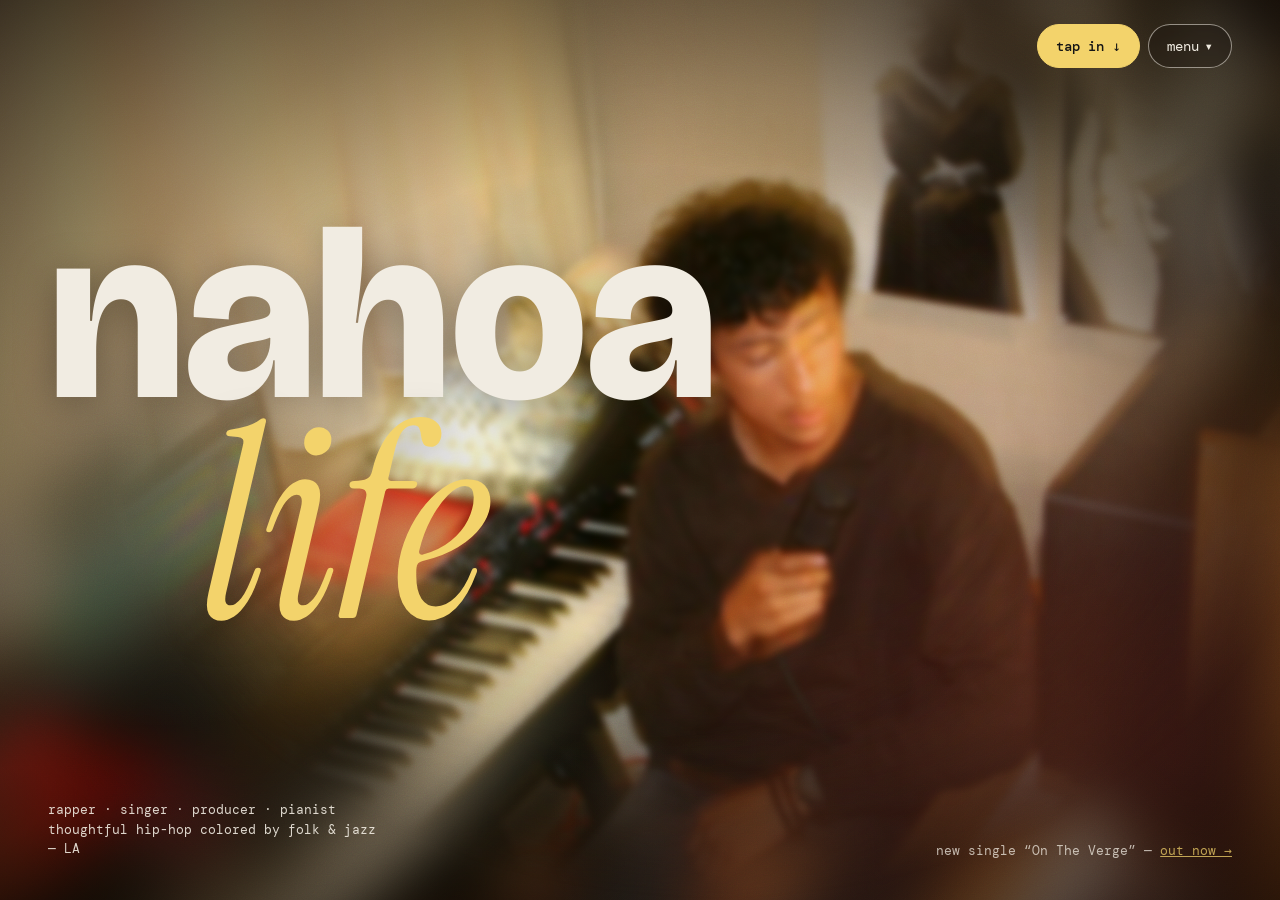
<file: index.html>
<!doctype html>
<html lang="en">
<head>
<meta charset="utf-8">
<meta name="viewport" content="width=device-width, initial-scale=1">
<title>Nahoa Life</title>
<meta name="description" content="Nahoa Life — LA-based rapper, singer, producer, pianist and music content creator.">
<link rel="canonical" href="https://www.nahoalife.com/">
<script>/* old press-kit address: epk.nahoalife.com → the EPK page */ if (location.hostname.indexOf("epk.") === 0) location.replace("/epk/" + location.hash);</script>
<meta property="og:title" content="Nahoa Life">
<meta property="og:description" content="Rapper, singer, producer, pianist and music content creator from LA.">
<meta property="og:image" content="https://www.nahoalife.com/img/home.jpg">
<link rel="preload" as="image" href="img/home.jpg">
<link rel="preconnect" href="https://fonts.googleapis.com">
<link href="https://fonts.googleapis.com/css2?family=Bricolage+Grotesque:opsz,wght@12..96,500;12..96,800&family=DM+Mono:wght@400;500&family=Instrument+Serif:ital@0;1&display=swap" rel="stylesheet">
<link rel="stylesheet" href="/assets/sitenav.css">
<style>
  :root { --paper:#F1ECE2; --ink:#140F0B; --butter:#F3D36B; --cherry:#C8322B; }
  * { box-sizing:border-box; }
  html, body { margin:0; height:100%; background:var(--ink); color:var(--paper); }
  body { font-family:'Bricolage Grotesque', system-ui, sans-serif; overflow:hidden; }

  /* layered photo: a big soft wash behind, a drifting, less-blurred copy on top */
  .bg, .bg-sharp { position:fixed; inset:-8%; background:url(img/home.jpg) center 40% / cover no-repeat; }
  .bg { filter:blur(28px) saturate(1.35) brightness(.7); transform:scale(1.15) translateZ(0); }
  .bg-sharp {
    filter:blur(3px) saturate(1.2) contrast(1.05) brightness(.9);
    -webkit-mask-image:radial-gradient(ellipse 55% 60% at 55% 48%, #000 35%, transparent 75%);
            mask-image:radial-gradient(ellipse 55% 60% at 55% 48%, #000 35%, transparent 75%);
    animation:drift 26s ease-in-out infinite alternate;
    will-change:transform; transform:translateZ(0); backface-visibility:hidden;
  }
  /* only the position moves; the blur stays fixed (animating blur makes phones flicker) */
  @keyframes drift {
    0%   { transform:translateZ(0) scale(1.04) translate(0, 0); }
    50%  { transform:translateZ(0) scale(1.10) translate(-1.5%, 1%); }
    100% { transform:translateZ(0) scale(1.06) translate(1.2%, -1%); }
  }
  /* warm light leak + grain + vignette */
  .leak { position:fixed; inset:0; pointer-events:none; mix-blend-mode:screen;
    background:radial-gradient(circle at 12% 18%, rgba(255,170,90,.45), transparent 42%),
               radial-gradient(circle at 92% 85%, rgba(200,50,43,.35), transparent 45%); }
  .grain { position:fixed; inset:-50%; pointer-events:none; opacity:.16; mix-blend-mode:overlay;
    background-image:url("data:image/svg+xml;utf8,<svg xmlns='http://www.w3.org/2000/svg' width='160' height='160'><filter id='n'><feTurbulence type='fractalNoise' baseFrequency='.9' numOctaves='2' stitchTiles='stitch'/></filter><rect width='100%' height='100%' filter='url(%23n)'/></svg>");
    animation:grain 1.2s steps(6) infinite; }
  @keyframes grain { 0%{transform:translate(0,0)} 20%{transform:translate(-4%,3%)} 40%{transform:translate(3%,-2%)} 60%{transform:translate(-2%,-4%)} 80%{transform:translate(4%,2%)} 100%{transform:translate(0,0)} }
  .vignette { position:fixed; inset:0; pointer-events:none; background:radial-gradient(ellipse at center, transparent 45%, rgba(10,6,4,.75) 100%); }

  /* content */
  .stage { position:relative; z-index:2; height:100%; display:flex; flex-direction:column; justify-content:space-between; padding:24px clamp(18px, 4vw, 48px) 28px; }
  header { display:flex; justify-content:space-between; align-items:center; gap:16px; flex-wrap:wrap; }
  .mark { font-family:'DM Mono', monospace; font-size:14px; letter-spacing:.06em; color:var(--paper); text-decoration:none; opacity:.85; }
  nav { display:flex; flex-wrap:wrap; gap:8px; }
  nav a { display:inline-flex; align-items:center; min-height:44px; padding:0 18px; border-radius:999px; font-family:'DM Mono', monospace; font-size:14px; color:var(--paper); text-decoration:none;
    border:1.5px solid rgba(241,236,226,.55); background:rgba(20,15,11,.25); backdrop-filter:blur(6px); -webkit-backdrop-filter:blur(6px); transition:background .2s, color .2s, border-color .2s; }
  nav a:hover, nav a:focus-visible { background:var(--paper); color:var(--ink); border-color:var(--paper); outline:none; }
  nav a.hot { background:var(--cherry); border-color:var(--cherry); color:#fff; }
  nav a.hot:hover { background:#fff; color:var(--cherry); border-color:#fff; }

  h1 { margin:0; line-height:.82; letter-spacing:-.04em; text-shadow:0 6px 40px rgba(0,0,0,.35); }
  h1 .a { display:block; font-weight:800; font-size:clamp(88px, 19vw, 260px); }
  h1 .b { display:block; font-family:'Instrument Serif', Georgia, serif; font-style:italic; font-weight:400; font-size:clamp(96px, 21vw, 290px); letter-spacing:-.02em; color:var(--butter); margin-left:clamp(40px, 12vw, 220px); }
  .foot { display:flex; justify-content:space-between; align-items:flex-end; gap:16px; flex-wrap:wrap; font-family:'DM Mono', monospace; font-size:13px; }
  .tag { max-width:340px; line-height:1.5; opacity:.9; }
  .now { opacity:.75; }

  @media (prefers-reduced-motion: reduce) { .bg-sharp, .grain { animation:none; } }
  /* phones and in-app browsers (Instagram, TikTok): keep the grain still and the photo drift gentle */
  @media (hover: none), (max-width: 820px) {
    .grain { animation:none; inset:0; }
    .bg-sharp { animation-duration:40s; }
  }
  @media (max-width:640px) {
    .bg-sharp { -webkit-mask-image:radial-gradient(ellipse 90% 60% at 55% 45%, #000 40%, transparent 80%); mask-image:radial-gradient(ellipse 90% 60% at 55% 45%, #000 40%, transparent 80%); }
    header { flex-direction:column; align-items:flex-start; }
  }
</style>
</head>
<body>
  <div class="bg" aria-hidden="true"></div>
  <div class="bg-sharp" role="img" aria-label="Nahoa Life singing at his keyboards, motion-blurred"></div>
  <div class="leak" aria-hidden="true"></div>
  <div class="grain" aria-hidden="true"></div>
  <div class="vignette" aria-hidden="true"></div>

  <main class="stage">
    <header>
      <div data-sitenav></div>
    </header>

    <h1><span class="a">nahoa</span><span class="b">life</span></h1>

    <div class="foot">
      <p class="tag">rapper · singer · producer · pianist<br>thoughtful hip-hop colored by folk &amp; jazz — LA</p>
      <p class="now">new single “On The Verge” — <a href="/ontheverge/" style="color:var(--butter)">out now →</a></p>
    </div>
  </main>
<script src="/assets/sitenav.js" defer></script>
</body>
</html>
</file>
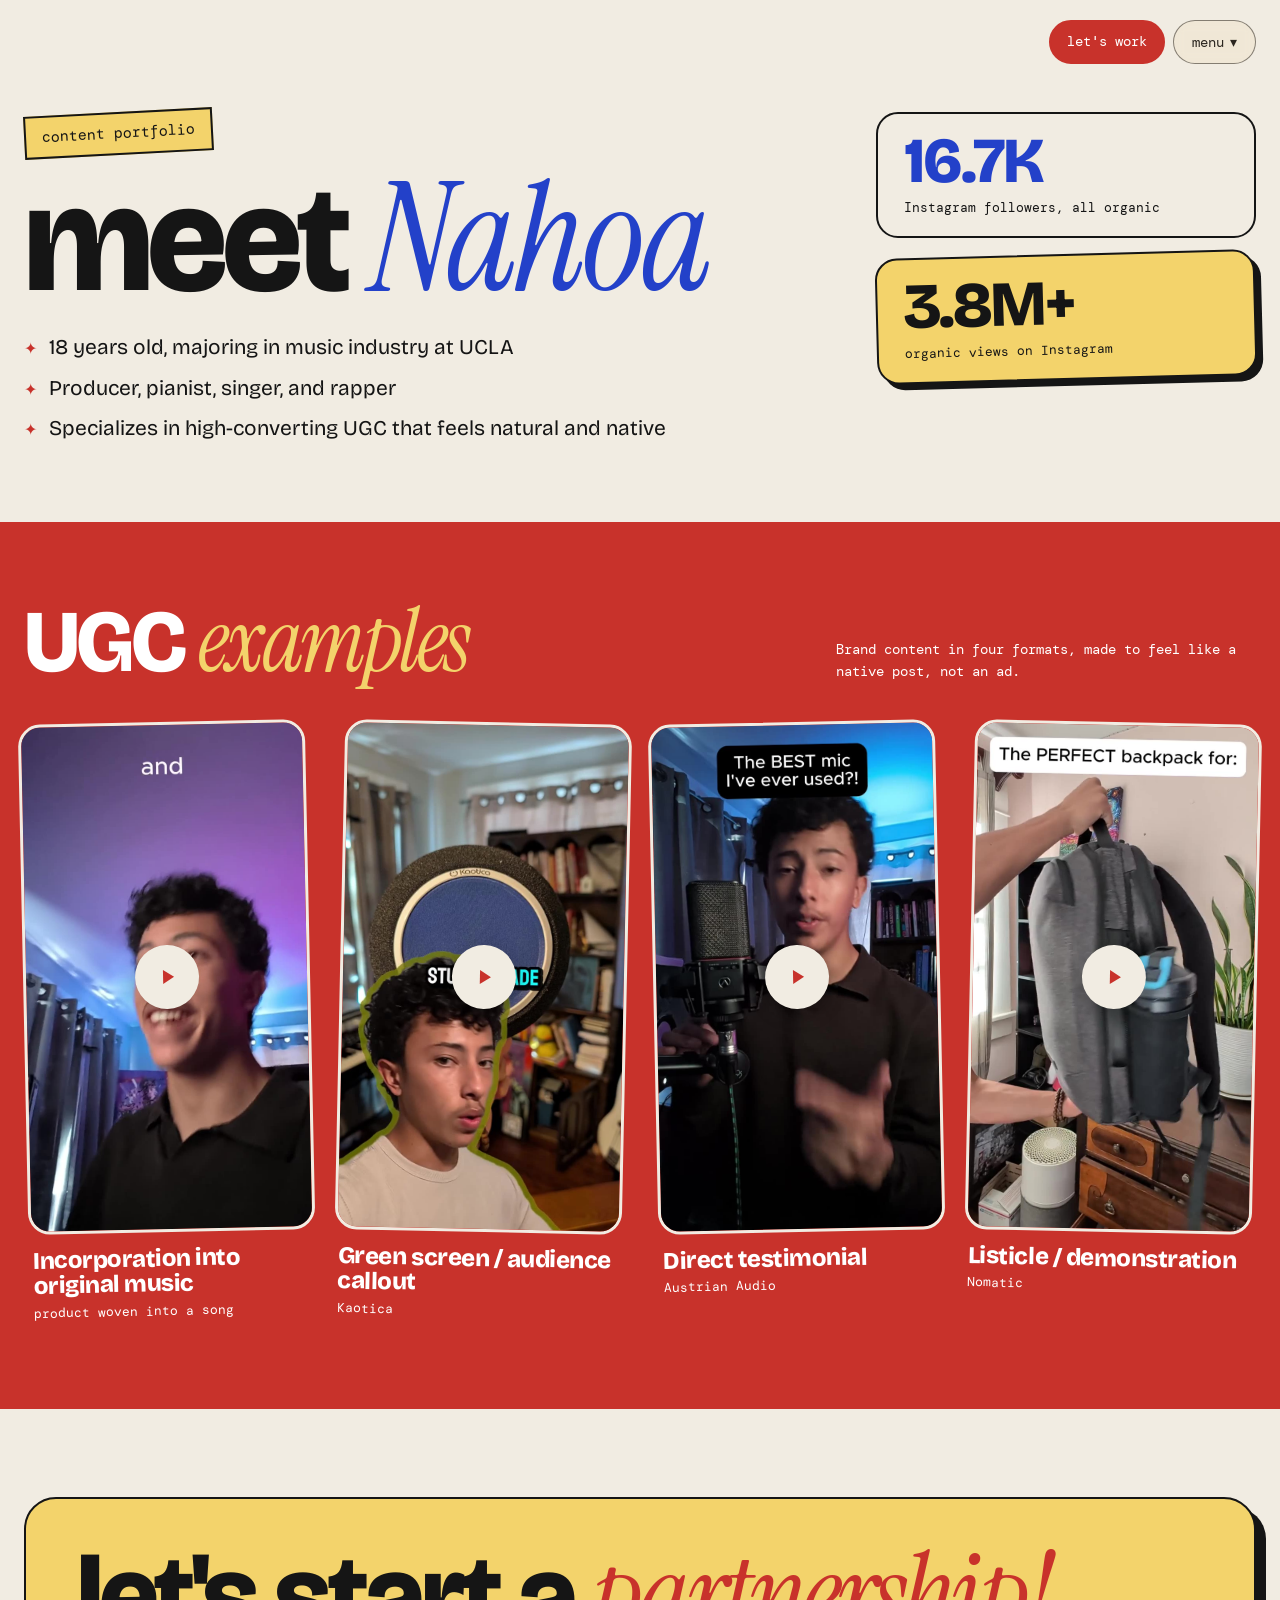
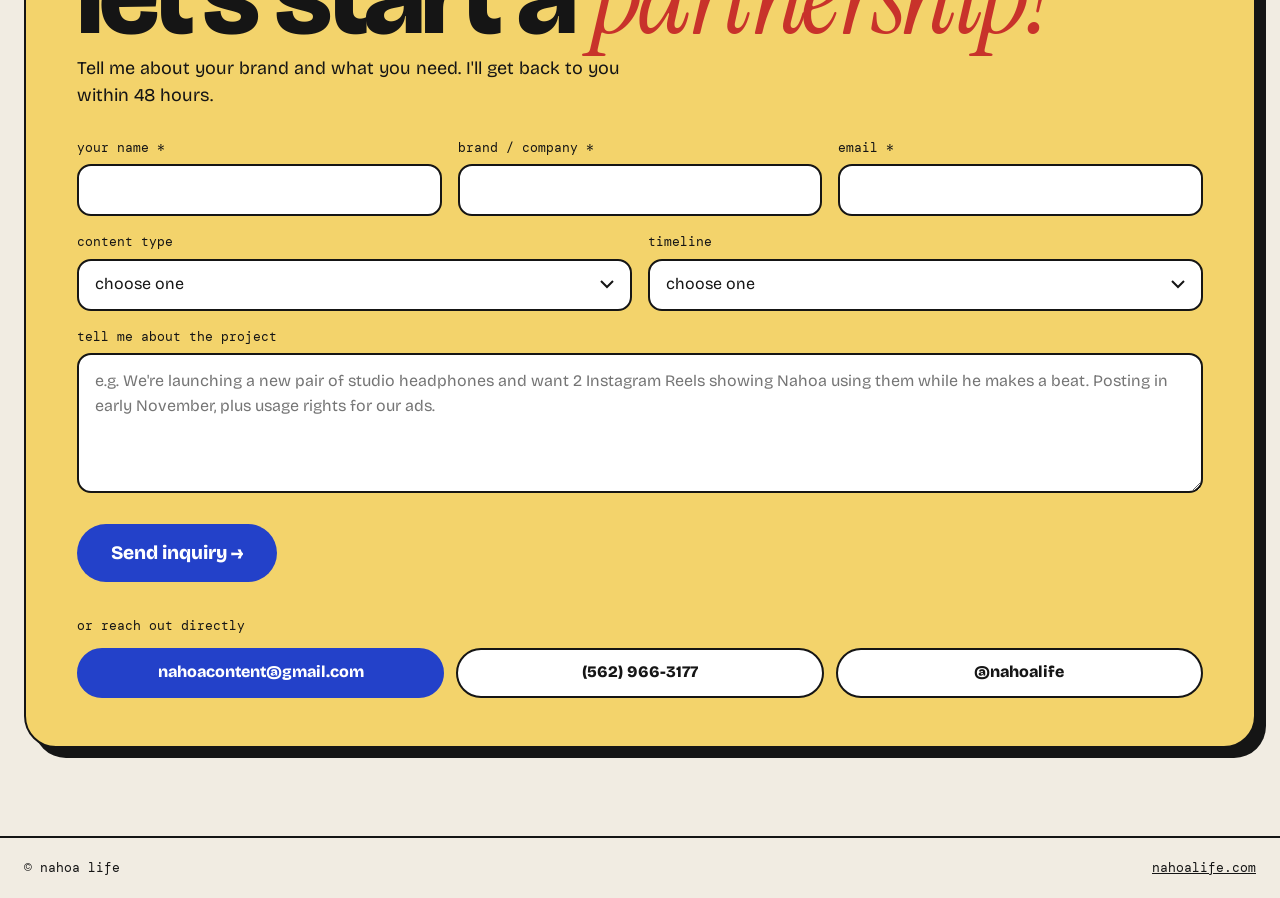
<file: content/index.html>
<!doctype html>
<html lang="en">
<head>
<meta charset="utf-8">
<meta name="viewport" content="width=device-width, initial-scale=1">
<title>Nahoa Life — Content Portfolio</title>
<meta name="description" content="High-converting UGC from Nahoa Life, a UCLA music industry student, producer, pianist, singer and rapper.">
<link rel="canonical" href="https://www.nahoalife.com/content/">
<meta property="og:title" content="Nahoa Life — Content Portfolio">
<meta property="og:description" content="UGC that feels natural and native.">
<meta property="og:image" content="https://www.nahoalife.com/content/media/austrian-audio.jpg">
<link rel="preconnect" href="https://fonts.googleapis.com">
<link href="https://fonts.googleapis.com/css2?family=Bricolage+Grotesque:opsz,wght@12..96,500;12..96,800&family=DM+Mono:wght@400;500&family=Instrument+Serif:ital@0;1&display=swap" rel="stylesheet">
<link rel="stylesheet" href="/assets/sitenav.css">
<style>
  :root { --paper:#F1ECE2; --ink:#151515; --cobalt:#2341C9; --butter:#F3D36B; --cherry:#C8322B; }
  * { box-sizing:border-box; }
  html { scroll-behavior:smooth; }
  body { margin:0; background:var(--paper); color:var(--ink); font-family:'Bricolage Grotesque', system-ui, sans-serif; font-size:18px; line-height:1.55; overflow-x:hidden; }
  a { color:var(--cobalt); }
  .mono { font-family:'DM Mono', ui-monospace, monospace; }
  .serif { font-family:'Instrument Serif', Georgia, serif; font-weight:400; font-style:italic; }
  .wrap { max-width:1320px; margin:0 auto; padding:0 24px; }
  h2.big { margin:0; font-weight:800; font-size:clamp(52px, 8vw, 88px); line-height:.9; letter-spacing:-.04em; }

  .top { display:flex; flex-wrap:wrap; gap:14px; justify-content:space-between; align-items:center; padding-top:20px; font-size:14px; }
  .pill-url { background:var(--ink); color:var(--paper); padding:6px 12px; border-radius:999px; text-decoration:none; }
  nav { display:flex; flex-wrap:wrap; gap:8px; }
  nav a { display:inline-flex; align-items:center; min-height:44px; padding:0 16px; border:2px solid var(--ink); border-radius:999px; color:var(--ink); text-decoration:none; }
  nav a.cta { background:var(--cherry); border-color:var(--cherry); color:#fff; }

  .hero { display:flex; flex-wrap:wrap; gap:48px; align-items:flex-start; padding:48px 0 80px; }
  .hero-text { flex:1 1 520px; min-width:0; }
  .sticker { display:inline-block; transform:rotate(-3deg); background:var(--butter); padding:8px 16px; border:2px solid var(--ink); font-size:15px; }
  .hero h1 { margin:20px 0 28px; font-weight:800; font-size:clamp(80px, 12vw, 150px); line-height:.86; letter-spacing:-.04em; }
  .hero h1 .serif { color:var(--cobalt); letter-spacing:-.02em; }
  .facts { list-style:none; margin:0; padding:0; display:grid; gap:12px; }
  .facts li { display:flex; gap:12px; align-items:baseline; font-size:21px; line-height:1.35; }
  .facts li::before { content:"✦"; color:var(--cherry); font-size:16px; flex:0 0 auto; }
  .stats { flex:0 1 380px; display:grid; gap:16px; }
  .stat { border:2px solid var(--ink); border-radius:22px; padding:18px 26px; }
  .stat b { display:block; font-weight:800; font-size:64px; line-height:.9; letter-spacing:-.03em; }
  .stat span { display:block; margin-top:8px; font-size:13px; }
  .stat.y { background:var(--butter); box-shadow:6px 6px 0 var(--ink); transform:rotate(-1.5deg); }
  .stat.c { background:var(--cobalt); color:#fff; transform:rotate(1deg); }
  .stat.p b { color:var(--cobalt); }

  .band { color:#fff; }
  .band .wrap { padding-top:80px; padding-bottom:88px; }
  .band-head { display:flex; flex-wrap:wrap; gap:20px; align-items:flex-end; justify-content:space-between; margin-bottom:40px; }
  .band-head p { margin:0; font-size:14px; max-width:420px; }
  .grid { display:grid; grid-template-columns:repeat(auto-fill, minmax(240px, 1fr)); gap:36px 28px; }
  .card { min-width:0; }
  .card:nth-child(odd) { transform:rotate(-1.2deg); } .card:nth-child(even) { transform:rotate(1.2deg); }
  .vid { position:relative; aspect-ratio:9/16; border-radius:22px; overflow:hidden; border:3px solid var(--paper); background:var(--ink); }
  .vid video { display:block; width:100%; height:100%; object-fit:cover; }
  .vid .play { position:absolute; inset:0; border:0; background:transparent; cursor:pointer; display:flex; align-items:center; justify-content:center; }
  .vid .play span { width:64px; height:64px; border-radius:50%; background:var(--paper); display:flex; align-items:center; justify-content:center; box-shadow:0 6px 18px rgba(0,0,0,.3); }
  .vid.playing .play, .vid.playing .views { display:none; }
  .views { position:absolute; left:12px; top:12px; display:flex; align-items:center; gap:8px; padding:7px 13px; border-radius:999px; background:var(--butter); color:var(--ink); border:2px solid var(--ink); z-index:2; pointer-events:none; }
  .views[hidden] { display:none; }
  .views b { font-weight:800; font-size:22px; line-height:1; }
  .views small { font-family:'DM Mono', monospace; font-size:12px; }
  .card h3 { margin:14px 4px 4px; font-weight:800; font-size:24px; line-height:1.05; letter-spacing:-.02em; }
  .card .kind { margin:0 4px; font-size:13px; }

  .contact .wrap { padding-top:88px; padding-bottom:88px; }
  .card-y { background:var(--butter); border:2px solid var(--ink); border-radius:32px; box-shadow:10px 10px 0 var(--ink); padding:48px clamp(20px, 4vw, 56px); display:flex; flex-wrap:wrap; gap:40px; align-items:flex-end; justify-content:space-between; }
  .card-y h2 { margin:0; font-weight:800; font-size:clamp(60px, 9vw, 112px); line-height:.86; letter-spacing:-.04em; }
  .card-y h2 .serif { color:var(--cherry); }
  .links { display:flex; flex-direction:column; gap:12px; flex:0 1 420px; }
  .links a { display:flex; align-items:center; justify-content:center; min-height:56px; padding:0 24px; border-radius:999px; border:2px solid var(--ink); color:var(--ink); text-decoration:none; font-weight:800; font-size:18px; background:#fff; }
  .links a.main { background:var(--cobalt); color:#fff; border-color:var(--cobalt); }
  .card-y.form-card { display:block; }
  .card-y.form-card h2 { margin-bottom:10px; }
  .card-y .lede { margin:0 0 28px; font-size:18px; max-width:560px; }
  .ugc-form .fields { display:grid; grid-template-columns:repeat(6, 1fr); gap:16px; }
  .ugc-form .fields > div { grid-column:span 2; }
  .ugc-form .fields > .half { grid-column:span 3; }
  .ugc-form .fields > .full { grid-column:1 / -1; }
  @media (max-width:760px) { .ugc-form .fields { grid-template-columns:1fr; } .ugc-form .fields > div { grid-column:1 / -1 !important; } }
  .ugc-form label { display:block; font-family:'DM Mono', monospace; font-size:13px; margin-bottom:6px; }
  .ugc-form input, .ugc-form select, .ugc-form textarea { width:100%; min-height:52px; padding:0 16px; border-radius:14px; border:2px solid var(--ink); background:#fff; color:var(--ink); font:inherit; font-size:16px; }
  .ugc-form select { appearance:none; -webkit-appearance:none; background:#fff url("data:image/svg+xml;utf8,<svg xmlns='http://www.w3.org/2000/svg' width='14' height='9'><path d='M1 1l6 6 6-6' stroke='%23151515' stroke-width='2' fill='none'/></svg>") no-repeat right 16px center; padding-right:40px; }
  .ugc-form textarea { min-height:140px; padding:14px 16px; resize:vertical; }
  .ugc-form :focus { outline:3px solid var(--cobalt); outline-offset:1px; }
  .ugc-form .row { display:flex; flex-wrap:wrap; gap:16px; align-items:center; margin-top:22px; }
  .ugc-form button { min-height:58px; padding:0 34px; border-radius:999px; border:0; background:var(--cobalt); color:#fff; font:inherit; font-weight:800; font-size:19px; cursor:pointer; }
  .ugc-form button:disabled { opacity:.6; }
  .ugc-form .msg { margin:0; font-weight:800; }
  .ugc-form .msg.err { color:var(--cherry); }
  .ugc-form .hp { position:absolute; left:-9999px; width:1px; height:1px; overflow:hidden; }
  .or { margin:34px 0 12px; font-size:13px; }
  .links.inline { flex-direction:row; flex-wrap:wrap; }
  .links.inline a { flex:1 1 200px; min-height:50px; font-size:16px; }
  .sent { padding:20px 0; }
  .sent h3 { margin:0; font-weight:800; font-size:clamp(40px, 6vw, 64px); line-height:.9; letter-spacing:-.03em; }
  .sent p { margin:12px 0 0; font-size:18px; }
  footer { border-top:2px solid var(--ink); }
  footer .wrap { padding-top:20px; padding-bottom:20px; display:flex; justify-content:space-between; flex-wrap:wrap; gap:12px; font-size:13px; }
  @media (max-width:640px) { .card, .stat { transform:none !important; } }
</style>
</head>
<body>

<header class="wrap">
  <div class="top mono sn-ink">
    <div style="display:flex;gap:8px;align-items:center;margin-left:auto"><nav aria-label="Sections"><a href="#contact" class="cta">let's work</a></nav><div data-sitenav data-tapin="off"></div></div>
  </div>

  <div class="hero">
    <div class="hero-text">
      <div class="sticker mono">content portfolio</div>
      <h1>meet <span class="serif">Nahoa</span></h1>
      <ul class="facts">
        <li>18 years old, majoring in music industry at UCLA</li>
        <li>Producer, pianist, singer, and rapper</li>
        <li>Specializes in high-converting UGC that feels natural and native</li>
      </ul>
    </div>
    <div class="stats">
      <div class="stat p"><b data-stat="followers">15.6K</b><span class="mono">Instagram followers, all organic</span></div>
      <div class="stat y"><b data-stat="views">2M+</b><span class="mono">organic views on Instagram</span></div>
    </div>
  </div>
</header>

<section class="band" id="ugc" style="background:var(--cherry)">
  <div class="wrap">
    <div class="band-head">
      <h2 class="big">UGC <span class="serif" style="color:var(--butter)">examples</span></h2>
      <p class="mono">Brand content in four formats, made to feel like a native post, not an ad.</p>
    </div>
    <div class="grid" id="ugcGrid"></div>
  </div>
</section>

<section class="contact" id="contact">
  <div class="wrap">
    <div class="card-y form-card">
      <h2>let's start a <span class="serif">partnership!</span></h2>
      <p class="lede">Tell me about your brand and what you need. I'll get back to you within 48 hours.</p>
      <div id="ugcWrap">
      <form class="ugc-form" id="ugcForm" novalidate>
        <div class="fields">
          <div><label for="u-name">your name *</label><input id="u-name" name="name" type="text" autocomplete="name" maxlength="80" required></div>
          <div><label for="u-brand">brand / company *</label><input id="u-brand" name="brand" type="text" autocomplete="organization" maxlength="100" required></div>
          <div><label for="u-email">email *</label><input id="u-email" name="email" type="email" autocomplete="email" maxlength="120" required></div>
          <div class="half"><label for="u-type">content type</label>
            <select id="u-type" name="content_type">
              <option value="">choose one</option>
              <option>Direct testimonial</option>
              <option>Demonstration</option>
              <option>Green screen / callout</option>
              <option>Listicle</option>
              <option>Not sure yet</option>
            </select></div>
          <div class="half"><label for="u-when">timeline</label>
            <select id="u-when" name="timeline">
              <option value="">choose one</option>
              <option>ASAP</option>
              <option>Within 2 weeks</option>
              <option>Within a month</option>
              <option>Flexible</option>
            </select></div>
          <div class="full"><label for="u-msg">tell me about the project</label><textarea id="u-msg" name="message" maxlength="2000" placeholder="e.g. We're launching a new pair of studio headphones and want 2 Instagram Reels showing Nahoa using them while he makes a beat. Posting in early November, plus usage rights for our ads."></textarea></div>
        </div>
        <div class="hp" aria-hidden="true"><label for="u-web">website</label><input id="u-web" name="website" type="text" tabindex="-1" autocomplete="off"></div>
        <div class="row"><button type="submit">Send inquiry →</button><p class="msg" id="ugcMsg" role="status" aria-live="polite"></p></div>
      </form>
      </div>
      <p class="or mono">or reach out directly</p>
      <div class="links inline">
        <a class="em main" href="#" data-u="nahoacontent">nahoacontent [at] gmail.com</a>
        <a href="tel:+15629663177">(562) 966-3177</a>
        <a href="https://www.instagram.com/nahoalife/" target="_blank" rel="noopener">@nahoalife</a>
      </div>
    </div>
  </div>
</section>

<footer><div class="wrap mono"><span>© nahoa life</span><a href="/" style="color:var(--ink)">nahoalife.com</a></div></footer>

<script>
  /* UGC inquiry → Google Sheet "UGC Inquiries" tab + email alert (Apps Script web app) */
  const INQUIRY_URL = 'https://script.google.com/macros/s/AKfycbxL0BHtb4L_EjXdStrwhvAumnY3luFkCvBDZVB52rPBZU9LP-9K3WIHEGolrW03wFvlRA/exec';
  (function () {
    const form = document.getElementById('ugcForm'), msg = document.getElementById('ugcMsg');
    form.addEventListener('submit', async (e) => {
      e.preventDefault();
      const f = form.elements, say = (t, err) => { msg.textContent = t; msg.className = 'msg' + (err ? ' err' : ''); };
      const name = f.name.value.trim(), brand = f.brand.value.trim(), email = f.email.value.trim();
      if (!name) { say('Add your name.', 1); f.name.focus(); return; }
      if (!brand) { say('Add your brand.', 1); f.brand.focus(); return; }
      if (!/^[^\s@]+@[^\s@]+\.[^\s@]+$/.test(email)) { say('Add a valid email.', 1); f.email.focus(); return; }
      const btn = form.querySelector('button'); btn.disabled = true; btn.textContent = 'Sending…'; say('');
      try {
        await fetch(INQUIRY_URL, { method: 'POST', mode: 'no-cors', body: new URLSearchParams({
          form: 'ugc', name, brand, email, content_type: f.content_type.value, timeline: f.timeline.value,
          message: f.message.value.trim(), website: f.website.value, page: location.href }) });
        document.getElementById('ugcWrap').innerHTML = '<div class="sent"><h3>got it, ' + name.split(' ')[0].replace(/[<>&]/g, '') + '.</h3><p>Thanks for reaching out. I\u2019ll get back to you at ' + email.replace(/[<>&]/g, '') + ' within 48 hours.</p></div>';
      } catch (err) { btn.disabled = false; btn.textContent = 'Send inquiry →'; say('Something went wrong. Please try again or use the email link below.', 1); }
    });
  })();

  const UGC = [
    { file: 'music-incorporation', title: 'Incorporation into original music', kind: 'product woven into a song' },
    { file: 'kaotica', title: 'Green screen / audience callout', kind: 'Kaotica' },
    { file: 'austrian-audio', title: 'Direct testimonial', kind: 'Austrian Audio' },
    { file: 'nomatic', title: 'Listicle / demonstration', kind: 'Nomatic' }
  ];
  const eye = '<svg width="18" height="18" viewBox="0 0 24 24" fill="none" stroke="currentColor" stroke-width="2.2" stroke-linecap="round" stroke-linejoin="round" aria-hidden="true"><path d="M2 12s3.5-7 10-7 10 7 10 7-3.5 7-10 7S2 12 2 12z"/><circle cx="12" cy="12" r="3"/></svg>';
  const play = '<svg width="24" height="24" viewBox="0 0 24 24" aria-hidden="true"><path d="M8 5v14l11-7z" fill="#C8322B"/></svg>';
  const fmt = (n) => n >= 1e6 ? (n / 1e6).toFixed(1).replace(/\.0$/, '') + 'M' : n >= 1e3 ? (n / 1e3).toFixed(n >= 1e5 ? 0 : 1).replace(/\.0$/, '') + 'K' : String(n);
  const floorFmt = (n) => n >= 1e6 ? Math.floor(n / 1e5) / 10 + 'M' : n >= 1e3 ? Math.floor(n / 100) / 10 + 'K' : String(n);

  function card(src, poster, title, kind, label, id) {
    const a = document.createElement('article');
    a.className = 'card';
    a.innerHTML = `<div class="vid">
        <video playsinline preload="none" poster="${poster}" src="${src}"></video>
        ${id ? `<div class="views" hidden>${eye}<b data-views="${id}"></b><small>views</small></div>` : ''}
        <button class="play" aria-label="Play ${label}"><span>${play}</span></button>
      </div>
      <h3>${title}</h3><p class="kind mono">${kind}</p>`;
    return a;
  }
  const ug = document.getElementById('ugcGrid');
  UGC.forEach((u) => ug.appendChild(card(`media/${u.file}.mp4`, `media/${u.file}.jpg`, u.title, u.kind, u.title)));

  document.querySelectorAll('.vid').forEach((box) => {
    const v = box.querySelector('video');
    box.querySelector('.play').addEventListener('click', () => { v.controls = true; v.play(); });
    v.addEventListener('play', () => { box.classList.add('playing'); document.querySelectorAll('.vid video').forEach((o) => { if (o !== v) o.pause(); }); });
    v.addEventListener('ended', () => { box.classList.remove('playing'); v.controls = false; });
  });

  // Live numbers from the weekly Instagram job (same data as the feature page)
  fetch('../feature/stats.json', { cache: 'no-cache' }).then((r) => r.ok ? r.json() : null).then((s) => {
    if (!s) return;
    if (s.followers) document.querySelector('[data-stat="followers"]').textContent = fmt(s.followers);
    const posts = s.posts || {};
    if (s.channel_views) document.querySelector('[data-stat="views"]').textContent = floorFmt(s.channel_views) + '+';
  }).catch(() => {});
</script>
<script>/* email shown to people, hidden from address-scraping bots */ document.querySelectorAll("a.em").forEach(function (a) { var e = a.dataset.u + "@" + "gmail" + ".com"; a.href = "mailto:" + e; a.textContent = e; });</script>
<script src="/assets/sitenav.js" defer></script>
</body>
</html>
</file>
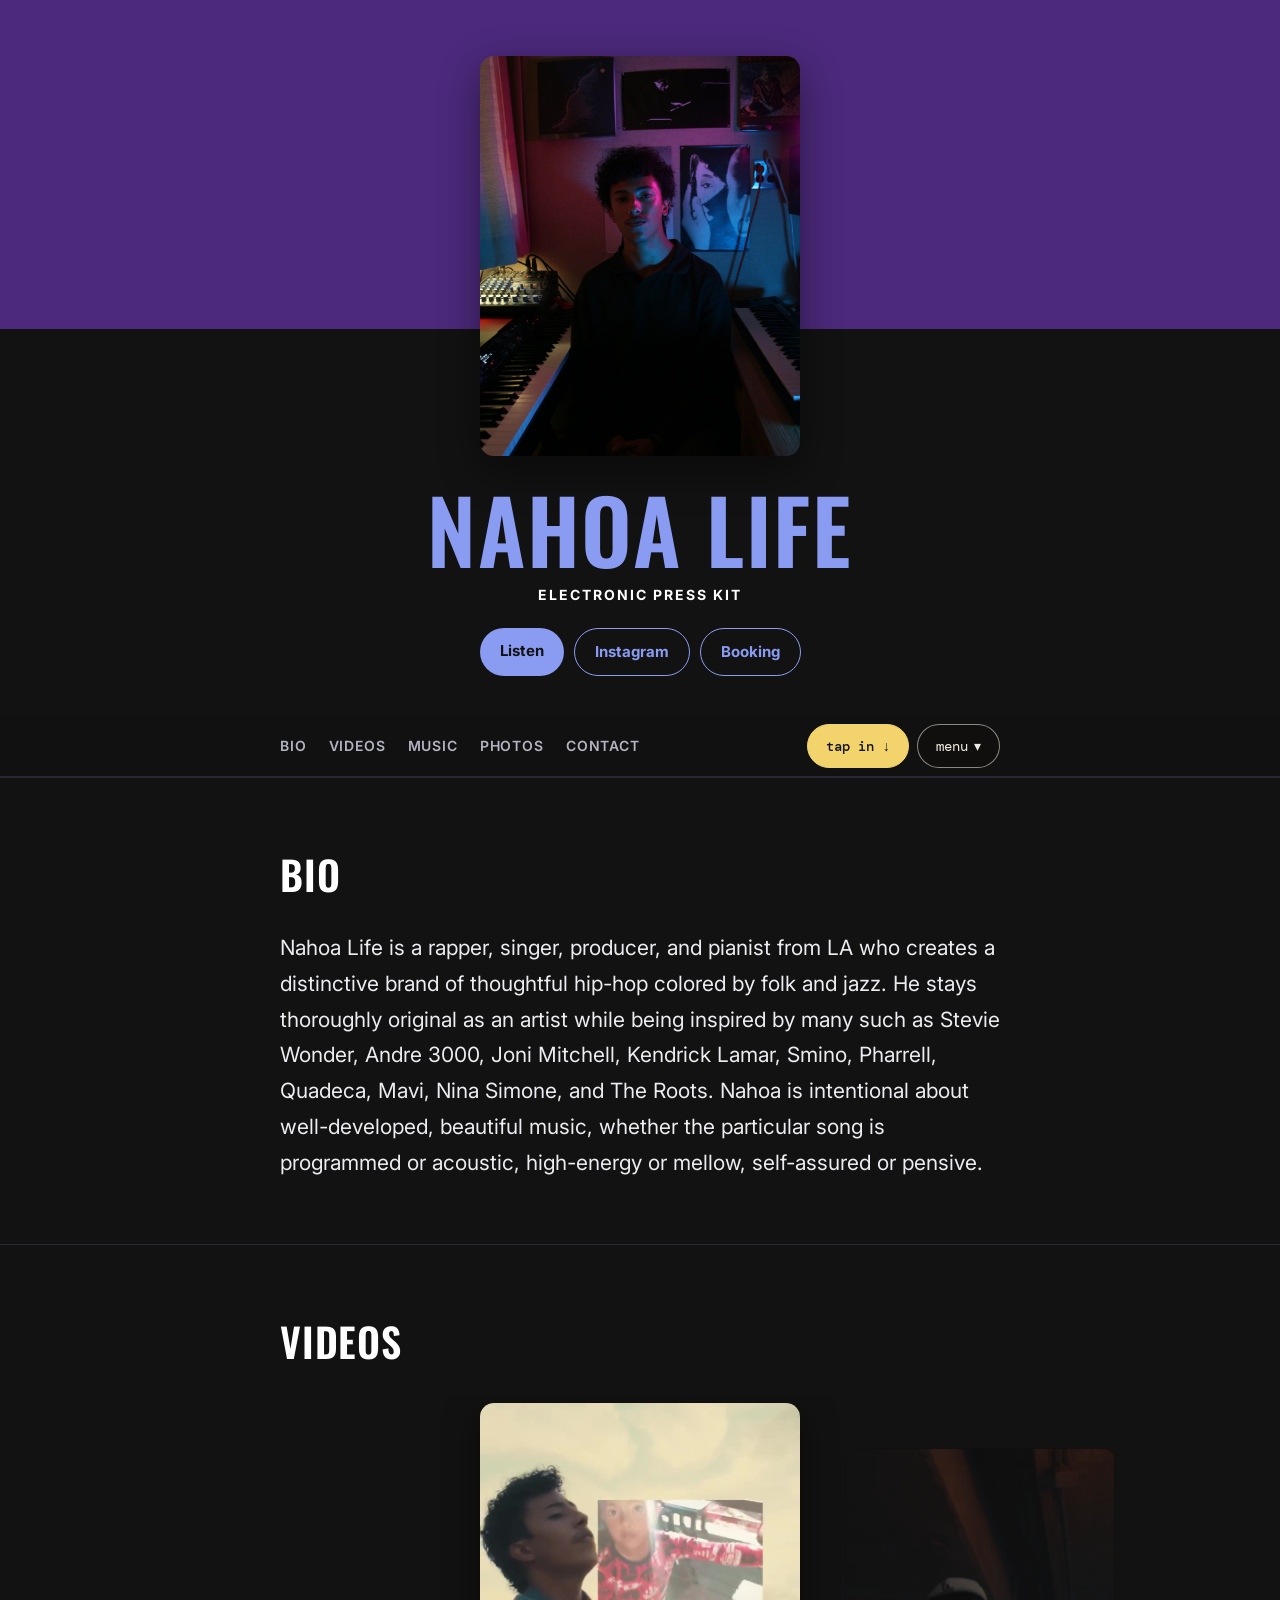
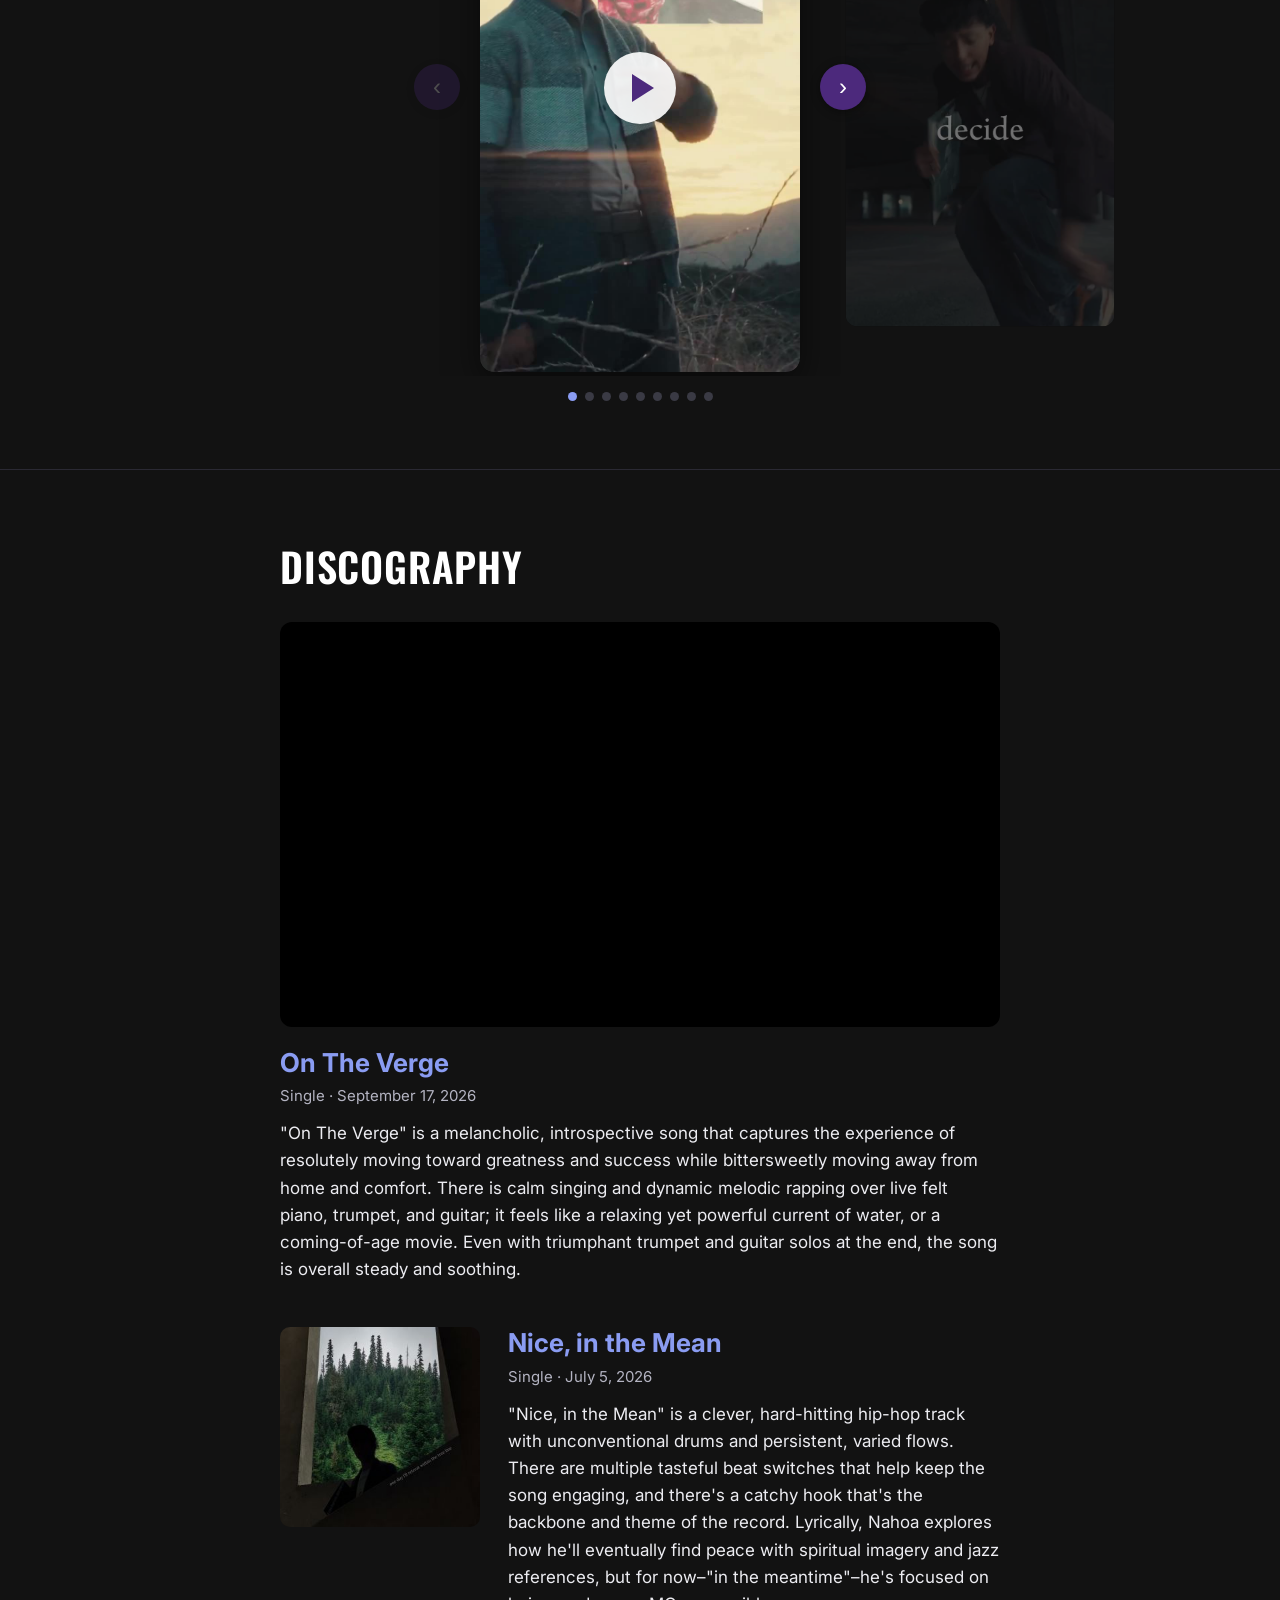
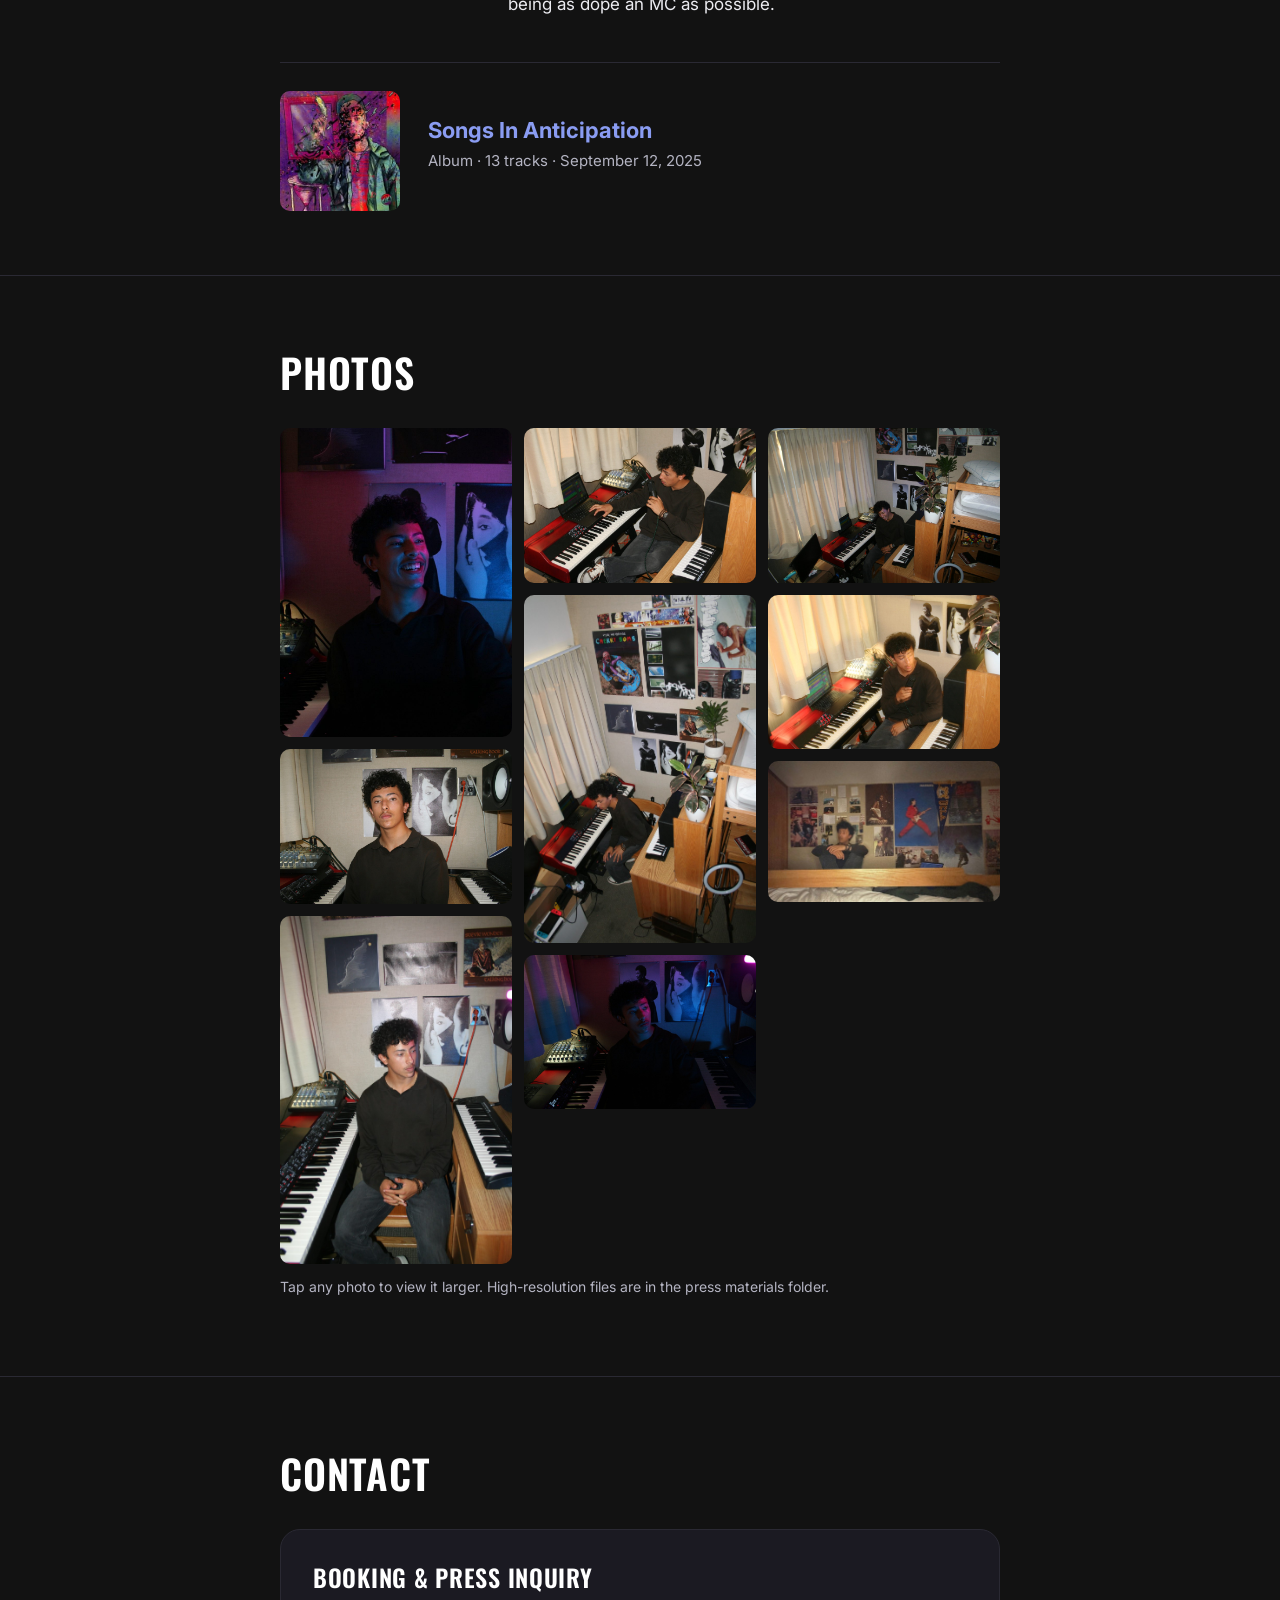
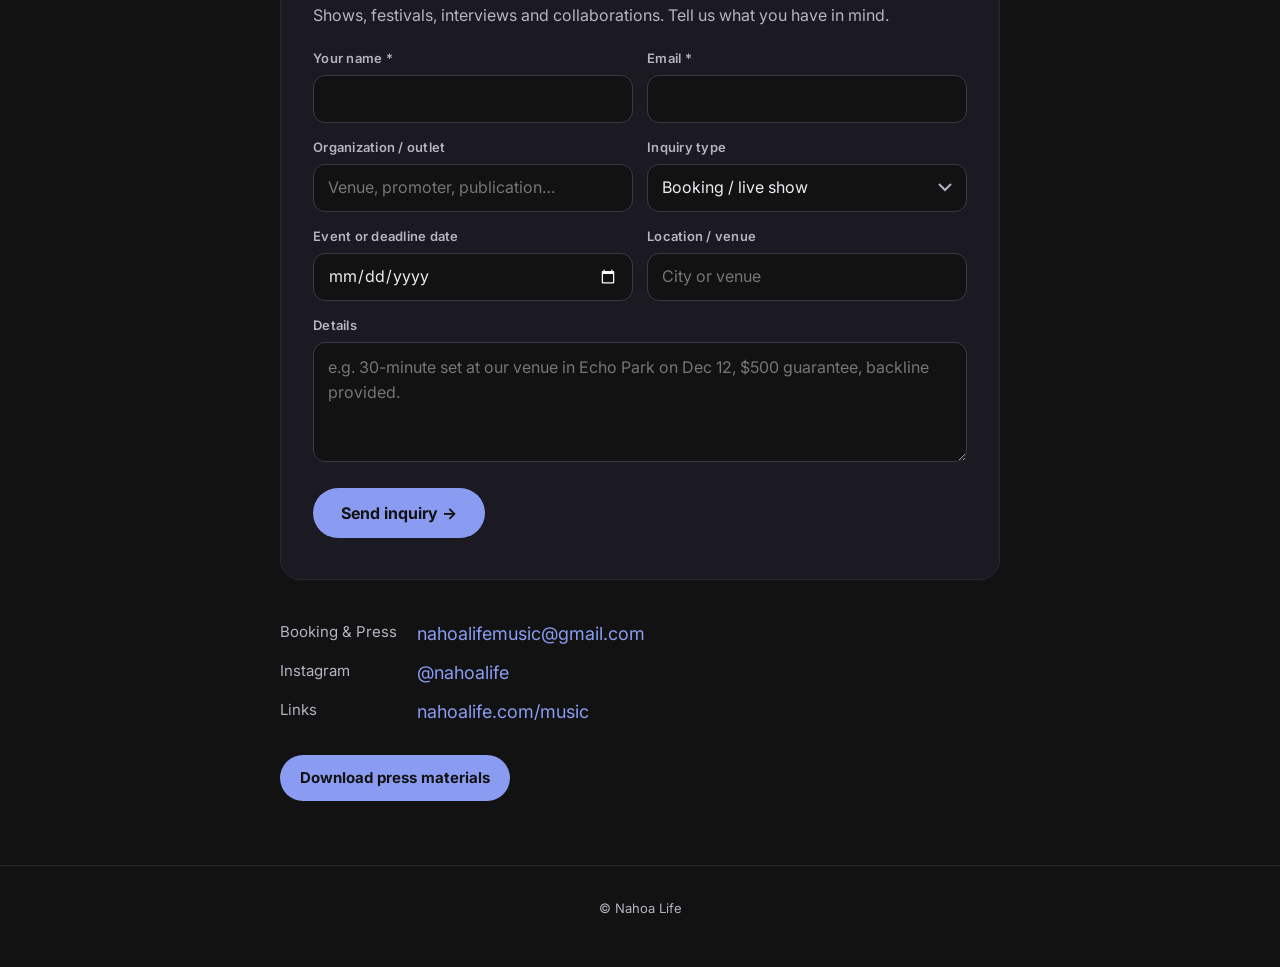
<file: epk/index.html>
<!doctype html>
<html lang="en">
<head>
<meta charset="utf-8">
<meta name="viewport" content="width=device-width, initial-scale=1">
<title>Nahoa Life — Electronic Press Kit</title>
<meta name="description" content="Nahoa Life — rapper, singer, producer, and pianist from LA. Bio, music, videos, and booking.">
<meta property="og:title" content="Nahoa Life — Electronic Press Kit">
<meta property="og:description" content="Thoughtful hip-hop colored by folk and jazz. Bio, music, videos, and booking.">
<meta property="og:image" content="https://www.nahoalife.com/epk/img/photos/hero-7424.jpg">
<link rel="canonical" href="https://www.nahoalife.com/epk/">
<link rel="preconnect" href="https://fonts.googleapis.com">
<link href="https://fonts.googleapis.com/css2?family=Bricolage+Grotesque:opsz,wght@12..96,800&family=DM+Mono:wght@400;500&display=swap" rel="stylesheet">
<link rel="preconnect" href="https://fonts.gstatic.com" crossorigin>
<link href="https://fonts.googleapis.com/css2?family=Oswald:wght@500;600&family=Inter:wght@400;600;700&display=swap" rel="stylesheet">
<link rel="stylesheet" href="/assets/sitenav.css">
<style>
  :root {
    --bg:#121212; --panel:#1B1A22; --purple:#4C297C; --purple-2:#3B2263;
    --accent:#8A9CF2; --text:#ECECF1; --muted:#B4B4C2; --line:#2A2933;
    --w:min(320px, 68vw); --gap:20px;
  }
  * { box-sizing:border-box; }
  html { scroll-behavior:smooth; }
  body { margin:0; background:var(--bg); color:var(--text); font-family:Inter, -apple-system, BlinkMacSystemFont, "Helvetica Neue", Arial, sans-serif;
    font-size:18px; line-height:1.6; -webkit-font-smoothing:antialiased; }
  a { color:var(--accent); text-decoration:none; }
  a:hover { text-decoration:underline; }
  .wrap { max-width:760px; margin:0 auto; padding:0 20px; }
  section { padding:64px 0; border-top:1px solid var(--line); }
  h2 { font-family:Oswald, sans-serif; font-weight:600; font-size:clamp(30px, 5vw, 40px); letter-spacing:.02em;
    text-transform:uppercase; margin:0 0 24px; color:#fff; }

  /* Nav */
  nav { position:sticky; top:0; z-index:20; background:rgba(18,18,18,.92); backdrop-filter:blur(8px); border-bottom:1px solid var(--line); }
  nav .wrap { display:flex; align-items:center; gap:14px; padding-top:8px; padding-bottom:8px; }
  nav .sec { display:flex; gap:22px; overflow-x:auto; flex:1; min-width:0; scrollbar-width:none; }
  nav .sec::-webkit-scrollbar { display:none; }
  nav a { color:var(--muted); font-size:14px; font-weight:600; letter-spacing:.06em; text-transform:uppercase; white-space:nowrap; }
  nav a:hover { color:#fff; text-decoration:none; }
  nav a.home { color:#fff; padding-right:22px; border-right:1px solid var(--line); }

  /* Hero */
  .hero { background:linear-gradient(180deg, var(--purple) 0, var(--purple) 46%, var(--bg) 46%); padding:56px 0 40px; border:0; }
  .hero .wrap { text-align:center; }
  .hero-photo { display:block; width:min(320px, 74vw); aspect-ratio:4/5; margin:0 auto 28px; border-radius:14px;
    height:auto; object-fit:cover; object-position:50% 62%; box-shadow:0 14px 40px rgba(0,0,0,.45); }
  .hero h1 { font-family:Oswald, sans-serif; font-weight:600; font-size:clamp(52px, 12vw, 88px); line-height:1; margin:0;
    color:var(--accent); letter-spacing:.02em; text-transform:uppercase; }
  .hero .tag { font-weight:700; letter-spacing:.14em; text-transform:uppercase; font-size:14px; color:#fff; margin:12px 0 22px; }
  .links { display:flex; flex-wrap:wrap; justify-content:center; gap:10px; }
  .btn { display:inline-block; padding:11px 20px; border-radius:999px; font-weight:700; font-size:15px; }
  .btn.solid { background:var(--accent); color:#121212; }
  .btn.ghost { border:1.5px solid var(--accent); color:var(--accent); }
  .btn:hover { text-decoration:none; opacity:.9; }

  /* Bio */
  .bio p { margin:0; color:var(--text); font-size:clamp(18px, 2.4vw, 21px); line-height:1.7; }

  /* Discography */
  .release { display:grid; grid-template-columns:200px 1fr; gap:28px; align-items:start; margin-bottom:44px; }
  .release img { width:100%; aspect-ratio:1; object-fit:cover; border-radius:10px; display:block; }
  .release h3 { margin:0; font-size:26px; line-height:1.2; }
  .release h3 a { color:var(--accent); }
  .meta { color:var(--muted); font-size:15px; margin:6px 0 12px; }
  .release p { margin:0; color:var(--text); font-size:17px; }
  .release.feature { grid-template-columns:1fr; gap:20px; }
  .yt { position:relative; width:100%; aspect-ratio:16/9; border-radius:12px; overflow:hidden; background:#000; }
  .yt iframe { position:absolute; inset:0; width:100%; height:100%; border:0; }
  .release.small { grid-template-columns:120px 1fr; align-items:center; margin-bottom:0; padding-top:28px; border-top:1px solid var(--line); }
  .release.small h3 { font-size:22px; }
  @media (max-width:600px){
    .release { grid-template-columns:1fr; gap:16px; }
    .release img { max-width:260px; }
    .release.small { grid-template-columns:96px 1fr; gap:16px; }
  }

  /* Videos carousel */
  .videos { padding-left:0; padding-right:0; }
  .stage { position:relative; overflow:hidden; padding:6px 0 4px; }
  .track { display:flex; gap:var(--gap); align-items:center; transition:transform .45s ease; }
  .slide { position:relative; flex:0 0 var(--w); aspect-ratio:9/16; border-radius:14px; overflow:hidden; background:#000;
    transform:scale(.84); opacity:.4; transition:transform .45s ease, opacity .45s ease; }
  .slide.active { transform:scale(1); opacity:1; box-shadow:0 12px 34px rgba(0,0,0,.5); }
  .slide video { width:100%; height:100%; object-fit:contain; display:block; background:#000; }
  .shield { position:absolute; inset:0; z-index:3; cursor:pointer; }
  .slide.active .shield { display:none; }
  .play { position:absolute; inset:0; z-index:2; display:flex; align-items:center; justify-content:center; border:0; background:transparent; cursor:pointer; }
  .play span { width:72px; height:72px; border-radius:50%; background:rgba(255,255,255,.9); display:flex; align-items:center; justify-content:center; }
  .play span::before { content:""; margin-left:6px; border-left:22px solid var(--purple); border-top:14px solid transparent; border-bottom:14px solid transparent; }
  .slide.playing .play, .slide:not(.active) .play { display:none; }
  .nav-btn { position:absolute; top:50%; transform:translateY(-50%); z-index:5; width:46px; height:46px; border-radius:50%; border:0;
    background:var(--purple); color:#fff; font-size:24px; line-height:1; cursor:pointer; display:flex; align-items:center; justify-content:center;
    box-shadow:0 2px 10px rgba(0,0,0,.4); }
  .prev { left:calc(50% - var(--w)/2 - 66px); }
  .next { right:calc(50% - var(--w)/2 - 66px); }
  .nav-btn[disabled] { opacity:.25; cursor:default; }
  @media (max-width:520px){ .prev{ left:6px; } .next{ right:6px; } .nav-btn{ width:40px; height:40px; } }
  .dots { display:flex; justify-content:center; flex-wrap:wrap; gap:8px; padding:16px 0 4px; }
  .dots button { width:9px; height:9px; border-radius:50%; border:0; padding:0; background:#3A3A44; cursor:pointer; }
  .dots button.on { background:var(--accent); }

  /* Photos */
  .collage { columns:3 220px; column-gap:12px; }
  .collage a { display:block; break-inside:avoid; margin-bottom:12px; border-radius:10px; overflow:hidden; background:var(--purple-2); }
  .collage img { display:block; width:100%; height:auto; transition:transform .4s ease; }
  .collage a:hover img { transform:scale(1.03); }
  @media (max-width:600px){ .collage { columns:2; column-gap:10px; } .collage a { margin-bottom:10px; } }
  .note { color:var(--muted); font-size:14px; margin-top:12px; }

  /* Contact */
  .contact dl { margin:0 0 28px; display:grid; grid-template-columns:auto 1fr; gap:10px 20px; }
  .contact dt { color:var(--muted); font-size:15px; }
  .contact dd { margin:0; }
  .bk { margin:0 0 40px; padding:28px clamp(18px,4vw,32px); background:var(--panel); border:1px solid var(--line); border-radius:20px; }
  .bk h3 { margin:0 0 6px; font-family:Oswald, sans-serif; font-weight:600; font-size:24px; letter-spacing:.03em; text-transform:uppercase; color:#fff; }
  .bk .lede { margin:0 0 20px; color:var(--muted); font-size:16px; }
  .bk .fields { display:grid; grid-template-columns:1fr 1fr; gap:14px; }
  .bk .full { grid-column:1 / -1; }
  .bk label { display:block; font-size:13px; font-weight:600; color:var(--muted); margin-bottom:6px; letter-spacing:.02em; }
  .bk input, .bk select, .bk textarea { width:100%; min-height:48px; padding:0 14px; border-radius:12px; border:1px solid #3A3946; background:#121212; color:var(--text); font:inherit; font-size:16px; }
  .bk select { appearance:none; -webkit-appearance:none; background:#121212 url("data:image/svg+xml;utf8,<svg xmlns='http://www.w3.org/2000/svg' width='14' height='9'><path d='M1 1l6 6 6-6' stroke='%23B4B4C2' stroke-width='2' fill='none'/></svg>") no-repeat right 14px center; padding-right:38px; }
  .bk input, .bk select, .bk textarea { color-scheme:dark; }
  .bk textarea { min-height:120px; padding:12px 14px; resize:vertical; }
  .bk :focus { outline:2px solid var(--accent); outline-offset:1px; }
  .bk button { margin-top:18px; min-height:50px; padding:0 28px; border:0; border-radius:999px; background:var(--accent); color:#121212; font:inherit; font-weight:700; font-size:16px; cursor:pointer; }
  .bk button:disabled { opacity:.6; }
  .bk .msg { margin:12px 0 0; font-size:15px; font-weight:600; min-height:1px; }
  .bk .msg.err { color:#FF8A80; }
  .bk .hp { position:absolute; left:-9999px; width:1px; height:1px; overflow:hidden; }
  .bk .sent h3 { font-size:30px; }
  @media (max-width:600px) { .bk .fields { grid-template-columns:1fr; } }
  footer { padding:32px 0 48px; color:var(--muted); font-size:13px; text-align:center; border-top:1px solid var(--line); }
</style>
</head>
<body>

<header class="hero">
  <div class="wrap">
    <img class="hero-photo" src="img/photos/hero-7424.jpg" alt="Nahoa Life in his studio" width="1067" height="1600" fetchpriority="high">
    <h1>Nahoa Life</h1>
    <div class="tag">Electronic Press Kit</div>
    <div class="links">
      <a class="btn solid" href="/music/">Listen</a>
      <a class="btn ghost" href="https://www.instagram.com/nahoalife/" target="_blank" rel="noopener">Instagram</a>
      <a class="btn ghost" href="#contact">Booking</a>
    </div>
  </div>
</header>

<nav aria-label="Sections">
  <div class="wrap">
    <div class="sec"><a href="#bio">Bio</a><a href="#videos">Videos</a><a href="#music">Music</a><a href="#photos">Photos</a><a href="#contact">Contact</a></div>
    <div data-sitenav></div>
  </div>
</nav>

<section id="bio" class="bio">
  <div class="wrap">
    <h2>Bio</h2>
    <p>Nahoa Life is a rapper, singer, producer, and pianist from LA who creates a distinctive brand of thoughtful hip-hop colored by folk and jazz. He stays thoroughly original as an artist while being inspired by many such as Stevie Wonder, Andre 3000, Joni Mitchell, Kendrick Lamar, Smino, Pharrell, Quadeca, Mavi, Nina Simone, and The Roots. Nahoa is intentional about well-developed, beautiful music, whether the particular song is programmed or acoustic, high-energy or mellow, self-assured or pensive.</p>
  </div>
</section>

<section id="videos" class="videos">
  <div class="wrap"><h2>Videos</h2></div>
  <div class="stage" id="stage">
    <button class="nav-btn prev" aria-label="Previous video">‹</button>
    <div class="track" id="track"></div>
    <button class="nav-btn next" aria-label="Next video">›</button>
  </div>
  <div class="dots" id="dots"></div>
</section>

<section id="music">
  <div class="wrap">
    <h2>Discography</h2>

    <div class="release feature">
      <div class="yt"><iframe src="https://www.youtube-nocookie.com/embed/gnS0SjIQo30?rel=0&amp;playsinline=1" title="Nahoa Life — On The Verge (YouTube)" loading="lazy" allow="accelerometer; autoplay; clipboard-write; encrypted-media; gyroscope; picture-in-picture; web-share" referrerpolicy="strict-origin-when-cross-origin" allowfullscreen></iframe></div>
      <div>
        <h3><a href="https://distrokid.com/hyperfollow/nahoalife/on-the-verge" target="_blank" rel="noopener">On The Verge</a></h3>
        <div class="meta">Single · September 17, 2026</div>
        <p>"On The Verge" is a melancholic, introspective song that captures the experience of resolutely moving toward greatness and success while bittersweetly moving away from home and comfort. There is calm singing and dynamic melodic rapping over live felt piano, trumpet, and guitar; it feels like a relaxing yet powerful current of water, or a coming-of-age movie. Even with triumphant trumpet and guitar solos at the end, the song is overall steady and soothing.</p>
      </div>
    </div>

    <div class="release">
      <img src="img/nitm.jpg" alt="Nice, in the Mean cover art" loading="lazy">
      <div>
        <h3><a href="https://distrokid.com/hyperfollow/nahoalife/nice-in-the-mean" target="_blank" rel="noopener">Nice, in the Mean</a></h3>
        <div class="meta">Single · July 5, 2026</div>
        <p>"Nice, in the Mean" is a clever, hard-hitting hip-hop track with unconventional drums and persistent, varied flows. There are multiple tasteful beat switches that help keep the song engaging, and there's a catchy hook that's the backbone and theme of the record. Lyrically, Nahoa explores how he'll eventually find peace with spiritual imagery and jazz references, but for now–"in the meantime"–he's focused on being as dope an MC as possible.</p>
      </div>
    </div>

    <div class="release small">
      <img src="img/sia.jpg" alt="Songs In Anticipation cover art" loading="lazy">
      <div>
        <h3><a href="/music/">Songs In Anticipation</a></h3>
        <div class="meta">Album · 13 tracks · September 12, 2025</div>
      </div>
    </div>
  </div>
</section>

<section id="photos">
  <div class="wrap">
    <h2>Photos</h2>
    <div class="collage"><a href="img/photos/colors.jpg" target="_blank" rel="noopener"><img src="img/photos/colors.jpg" alt="Nahoa Life photo" loading="lazy"></a><a href="img/photos/7360.jpg" target="_blank" rel="noopener"><img src="img/photos/7360.jpg" alt="Nahoa Life photo" loading="lazy"></a><a href="img/photos/7395.jpg" target="_blank" rel="noopener"><img src="img/photos/7395.jpg" alt="Nahoa Life photo" loading="lazy"></a><a href="img/photos/7569.jpg" target="_blank" rel="noopener"><img src="img/photos/7569.jpg" alt="Nahoa Life photo" loading="lazy"></a><a href="img/photos/7511.jpg" target="_blank" rel="noopener"><img src="img/photos/7511.jpg" alt="Nahoa Life photo" loading="lazy"></a><a href="img/photos/7434.jpg" target="_blank" rel="noopener"><img src="img/photos/7434.jpg" alt="Nahoa Life photo" loading="lazy"></a><a href="img/photos/7528.jpg" target="_blank" rel="noopener"><img src="img/photos/7528.jpg" alt="Nahoa Life photo" loading="lazy"></a><a href="img/photos/7570.jpg" target="_blank" rel="noopener"><img src="img/photos/7570.jpg" alt="Nahoa Life photo" loading="lazy"></a><a href="img/photos/bed.jpg" target="_blank" rel="noopener"><img src="img/photos/bed.jpg" alt="Nahoa Life photo" loading="lazy"></a></div>
    <p class="note">Tap any photo to view it larger. High-resolution files are in the press materials folder.</p>
  </div>
</section>

<section id="contact" class="contact">
  <div class="wrap">
    <h2>Contact</h2>
    <div class="bk" id="bookingBox">
      <h3>Booking &amp; press inquiry</h3>
      <p class="lede">Shows, festivals, interviews and collaborations. Tell us what you have in mind.</p>
      <form id="bookingForm" novalidate>
        <div class="fields">
          <div><label for="b-name">Your name *</label><input id="b-name" name="name" type="text" autocomplete="name" maxlength="80"></div>
          <div><label for="b-email">Email *</label><input id="b-email" name="email" type="email" autocomplete="email" maxlength="120"></div>
          <div><label for="b-org">Organization / outlet</label><input id="b-org" name="organization" type="text" autocomplete="organization" maxlength="100" placeholder="Venue, promoter, publication…"></div>
          <div><label for="b-type">Inquiry type</label>
            <select id="b-type" name="inquiry_type">
              <option>Booking / live show</option>
              <option>Festival</option>
              <option>Press / interview</option>
              <option>Playlist / radio</option>
              <option>Collaboration</option>
              <option>Other</option>
            </select></div>
          <div><label for="b-date">Event or deadline date</label><input id="b-date" name="date" type="date"></div>
          <div><label for="b-loc">Location / venue</label><input id="b-loc" name="location" type="text" maxlength="120" placeholder="City or venue"></div>
          <div class="full"><label for="b-msg">Details</label><textarea id="b-msg" name="message" maxlength="2000" placeholder="e.g. 30-minute set at our venue in Echo Park on Dec 12, $500 guarantee, backline provided."></textarea></div>
        </div>
        <div class="hp" aria-hidden="true"><label for="b-web">website</label><input id="b-web" name="website" type="text" tabindex="-1" autocomplete="off"></div>
        <button type="submit">Send inquiry →</button>
        <p class="msg" id="bookingMsg" role="status" aria-live="polite"></p>
      </form>
    </div>
    <dl>
      <dt>Booking &amp; Press</dt><dd><a class="em" href="#" data-u="nahoalifemusic">nahoalifemusic [at] gmail.com</a></dd>
      <dt>Instagram</dt><dd><a href="https://www.instagram.com/nahoalife/" target="_blank" rel="noopener">@nahoalife</a></dd>
      <dt>Links</dt><dd><a href="/music/">nahoalife.com/music</a></dd>
    </dl>
    <a class="btn solid" href="https://drive.google.com/drive/folders/1cdk899kIUoo7vGgpSTGYplDwKj4yvVp1" target="_blank" rel="noopener">Download press materials</a>
  </div>
</section>

<footer>© Nahoa Life</footer>

<script>
  // Booking & press form → Google Sheet "Booking & Press" tab + email alert to the music inbox
  (function () {
    const URL_ = 'https://script.google.com/macros/s/AKfycbxL0BHtb4L_EjXdStrwhvAumnY3luFkCvBDZVB52rPBZU9LP-9K3WIHEGolrW03wFvlRA/exec';
    const form = document.getElementById('bookingForm'), msg = document.getElementById('bookingMsg');
    form.addEventListener('submit', async (e) => {
      e.preventDefault();
      const f = form.elements, say = (t, err) => { msg.textContent = t; msg.className = 'msg' + (err ? ' err' : ''); };
      const name = f.name.value.trim(), email = f.email.value.trim();
      if (!name) { say('Add your name.', 1); f.name.focus(); return; }
      if (!/^[^\s@]+@[^\s@]+\.[^\s@]+$/.test(email)) { say('Add a valid email.', 1); f.email.focus(); return; }
      const btn = form.querySelector('button'); btn.disabled = true; btn.textContent = 'Sending…'; say('');
      try {
        await fetch(URL_, { method: 'POST', mode: 'no-cors', body: new URLSearchParams({ form: 'booking', name, email,
          organization: f.organization.value.trim(), inquiry_type: f.inquiry_type.value, date: f.date.value,
          location: f.location.value.trim(), message: f.message.value.trim(), website: f.website.value, page: location.href }) });
        document.getElementById('bookingBox').innerHTML = '<div class="sent"><h3>Inquiry sent.</h3><p class="lede" style="margin:8px 0 0">Thanks, ' + name.split(' ')[0].replace(/[<>&]/g, '') + '. We\u2019ll reply to ' + email.replace(/[<>&]/g, '') + ' soon.</p></div>';
      } catch (err) { btn.disabled = false; btn.textContent = 'Send inquiry →'; say('Something went wrong. Please try again or use the email link below.', 1); }
    });
  })();

  // Video order set by Rosario
  const VIDEOS = ['01-otv-promo','02-nim-vertical','03-friend-bridge-italy','04-overthink-bridge',
                  '05-ae6','06-ae12-postprom','07-ae15','08-otv-first','09-jesus-trump'];
  const MEDIA = '../reels/media/';
  const stage = document.getElementById('stage'), track = document.getElementById('track'), dots = document.getElementById('dots');
  const prev = document.querySelector('.prev'), next = document.querySelector('.next');
  let current = 0;

  const slides = VIDEOS.map((name, i) => {
    const s = document.createElement('div');
    s.className = 'slide';
    s.innerHTML = `<video playsinline preload="none" poster="${MEDIA}${name}.jpg" src="${MEDIA}${name}.mp4"></video>
      <button class="play" aria-label="Play video ${i + 1}"><span></span></button><div class="shield" aria-hidden="true"></div>`;
    const v = s.querySelector('video');
    s.querySelector('.play').onclick = () => { v.controls = true; v.play(); };
    s.querySelector('.shield').onclick = () => go(i);
    v.addEventListener('play', () => s.classList.add('playing'));
    v.addEventListener('pause', () => s.classList.remove('playing'));
    v.addEventListener('ended', () => { s.classList.remove('playing'); v.controls = false; });
    track.appendChild(s);
    const d = document.createElement('button'); d.setAttribute('aria-label', 'Video ' + (i + 1)); d.onclick = () => go(i); dots.appendChild(d);
    return s;
  });

  function layout() {
    const gap = parseFloat(getComputedStyle(track).gap) || 20, w = slides[0].offsetWidth;
    track.style.transform = `translateX(${stage.clientWidth / 2 - (current * (w + gap) + w / 2)}px)`;
    slides.forEach((s, i) => {
      s.classList.toggle('active', i === current);
      s.style.visibility = Math.abs(i - current) > 1 ? 'hidden' : 'visible';
      if (Math.abs(i - current) <= 1) s.querySelector('video').preload = 'metadata';
    });
    [...dots.children].forEach((d, i) => d.classList.toggle('on', i === current));
    prev.disabled = current === 0; next.disabled = current === slides.length - 1;
  }
  function go(i) {
    if (i < 0 || i >= slides.length || i === current) return;
    const v = slides[current].querySelector('video'); v.pause(); v.controls = false;
    current = i; layout();
  }
  prev.onclick = () => go(current - 1);
  next.onclick = () => go(current + 1);
  let x0 = null;
  stage.addEventListener('touchstart', e => { x0 = e.touches[0].clientX; }, { passive:true });
  stage.addEventListener('touchend', e => {
    if (x0 === null) return; const dx = e.changedTouches[0].clientX - x0;
    if (Math.abs(dx) > 40) go(current + (dx < 0 ? 1 : -1)); x0 = null;
  });
  window.addEventListener('resize', layout);
  layout();
</script>
<script>/* email shown to people, hidden from address-scraping bots */ document.querySelectorAll("a.em").forEach(function (a) { var e = a.dataset.u + "@" + "gmail" + ".com"; a.href = "mailto:" + e; a.textContent = e; });</script>
<script src="/assets/sitenav.js" defer></script>
</body>
</html>
</file>
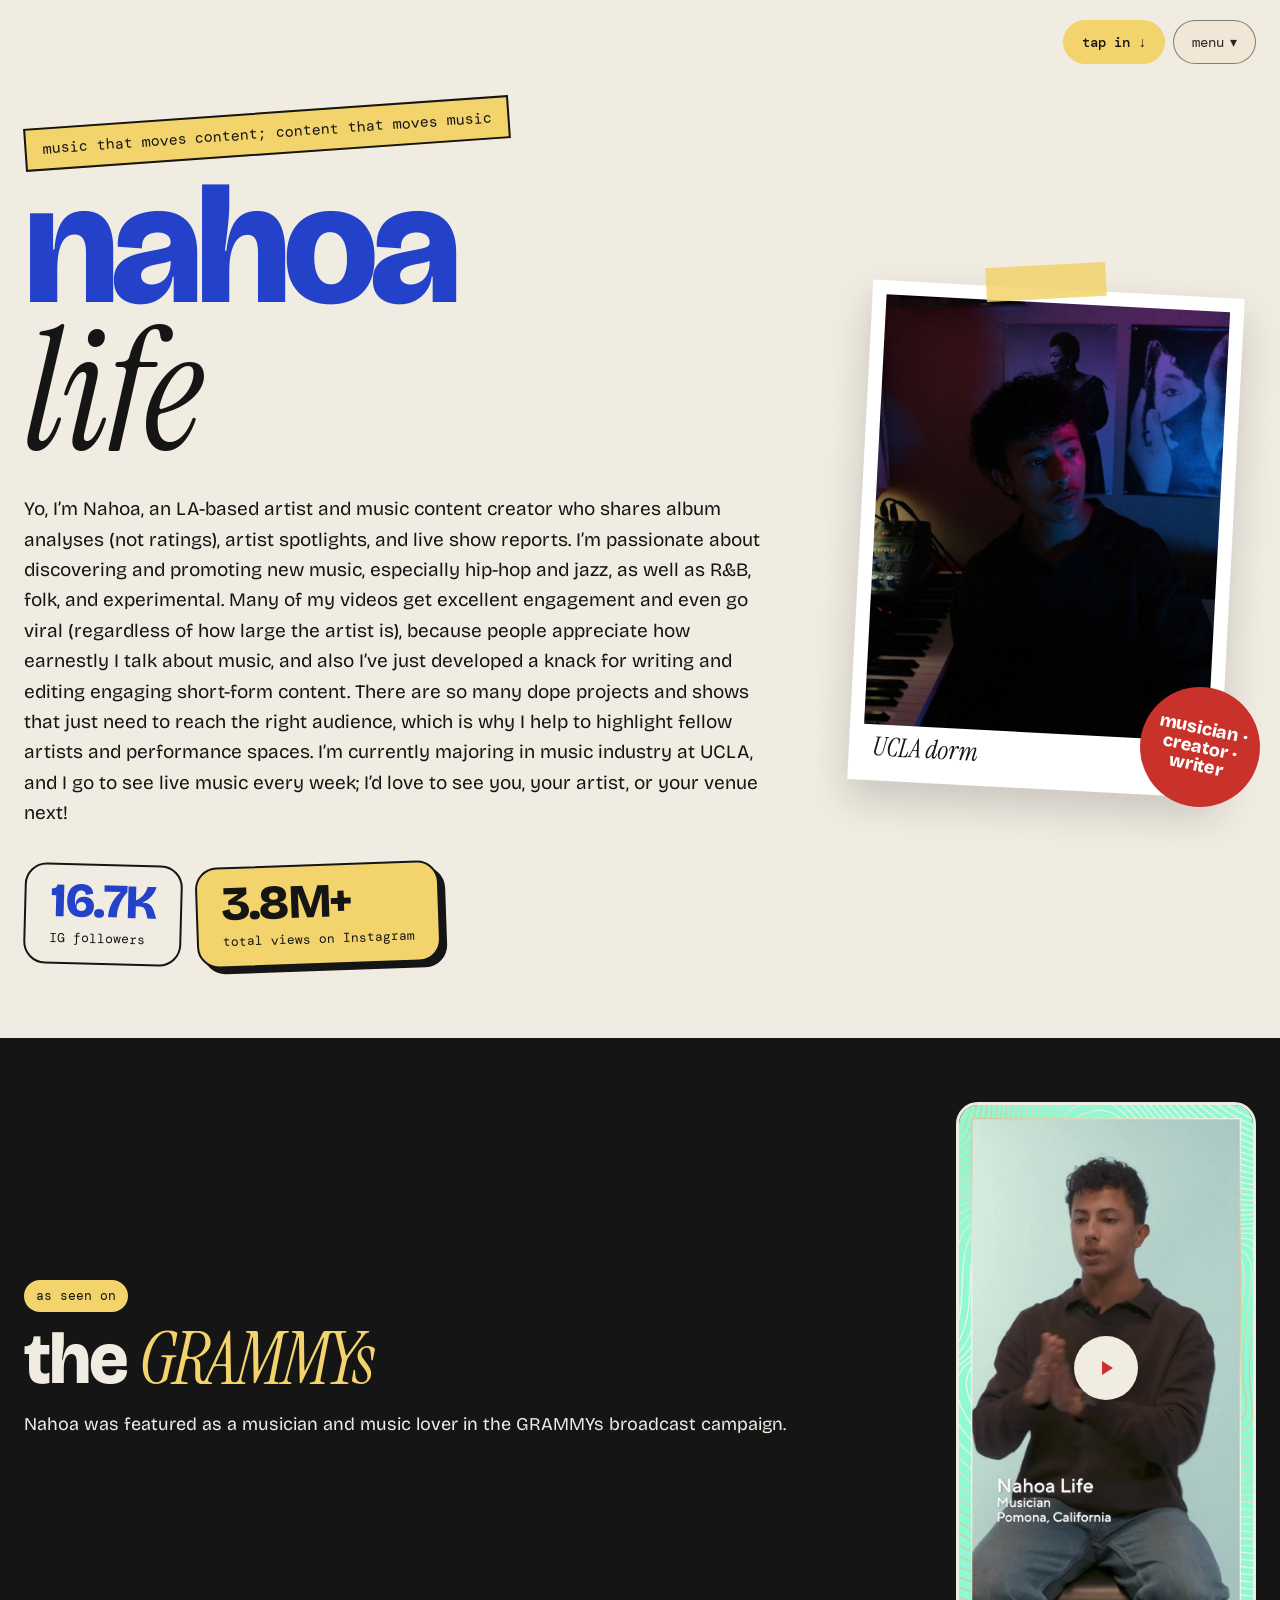
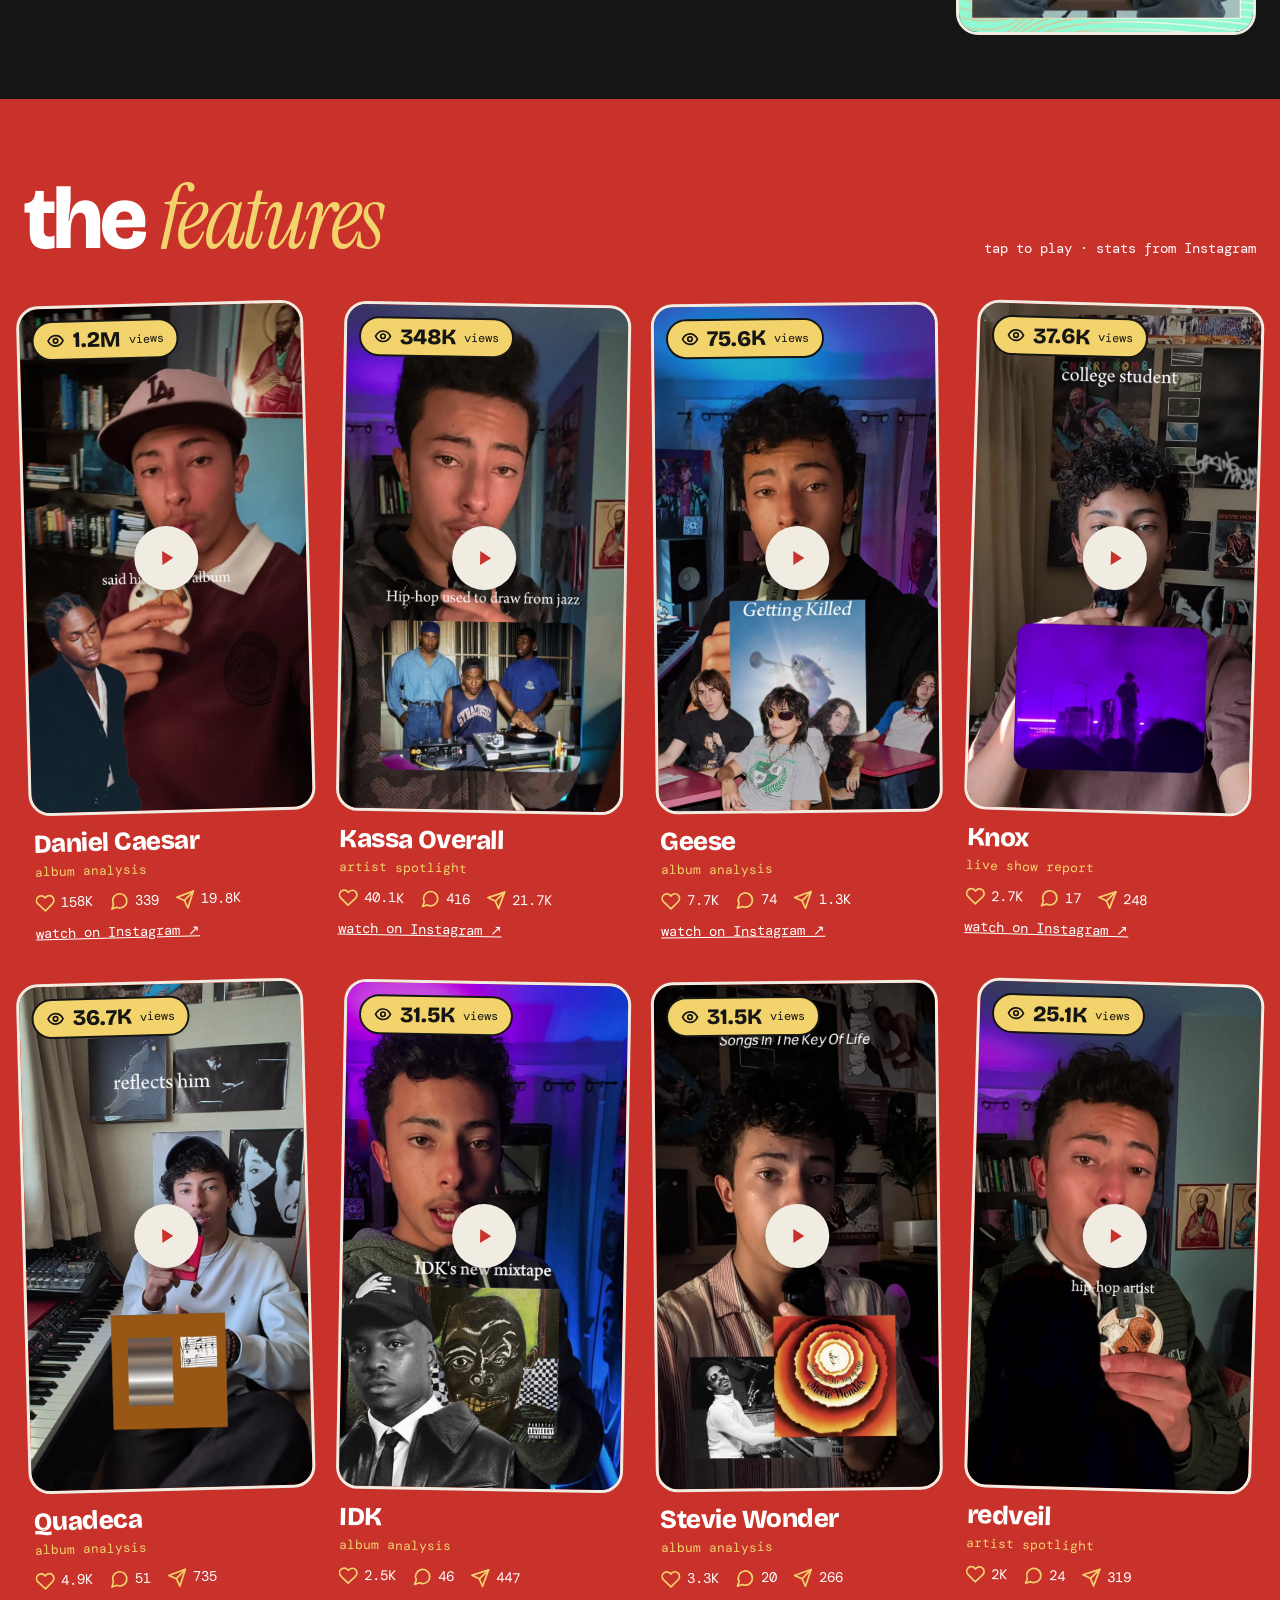
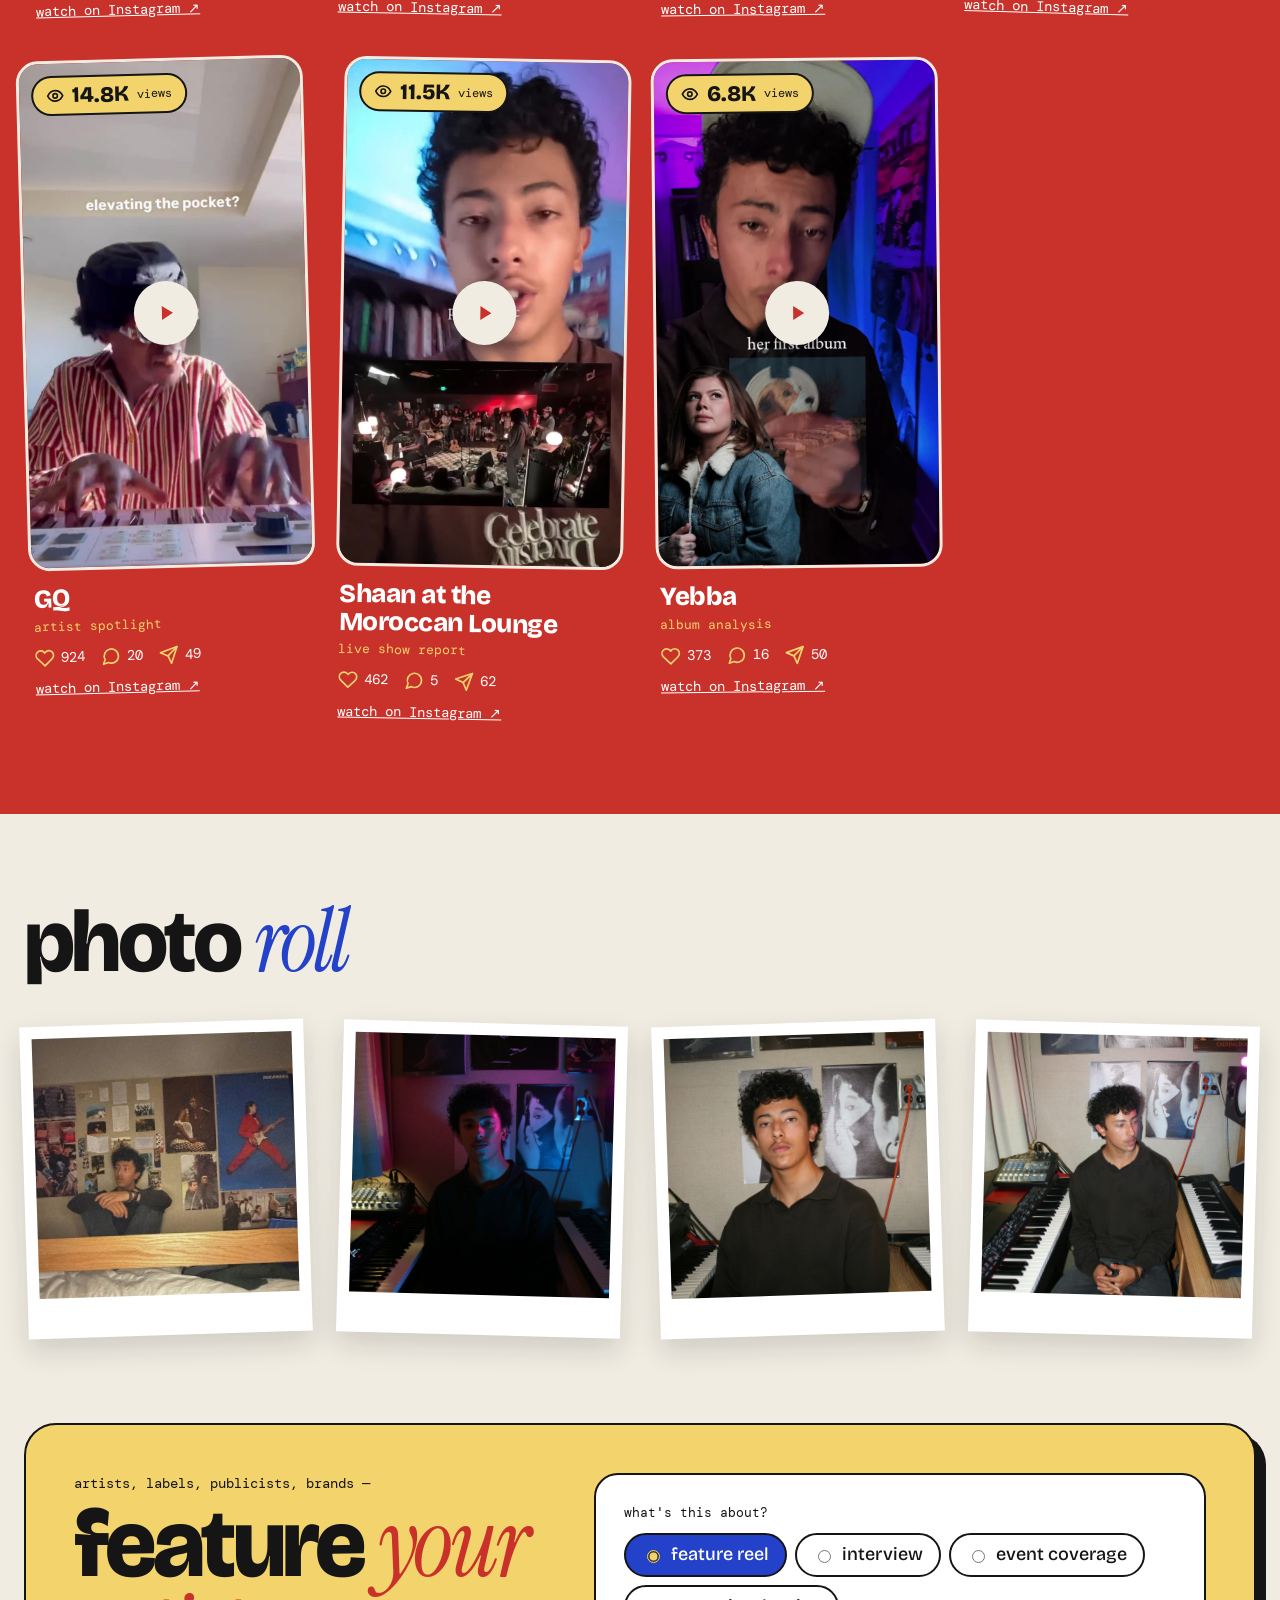
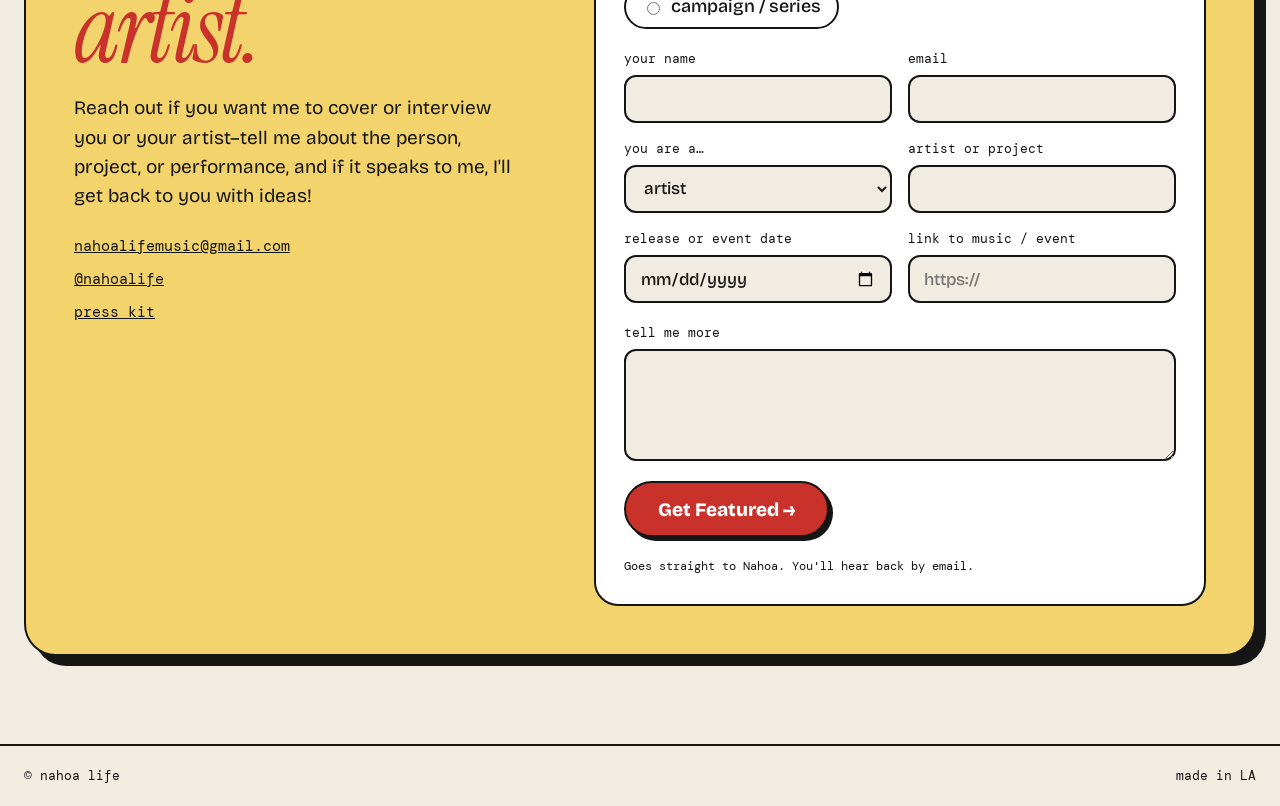
<file: feature/index.html>
<!doctype html>
<html lang="en">
<head>
<meta charset="utf-8">
<meta name="viewport" content="width=device-width, initial-scale=1">
<title>Nahoa Life — Get Featured</title>
<meta name="description" content="Nahoa Life is an LA-based artist and music content creator: album analyses, artist spotlights and live show reports. Artists, labels and publicists — get featured.">
<link rel="canonical" href="https://www.nahoalife.com/feature/">
<meta property="og:title" content="Nahoa Life — Get Featured">
<meta property="og:description" content="Album analyses, artist spotlights and live show reports from LA.">
<meta property="og:image" content="https://www.nahoalife.com/feature/img/studio.jpg">
<link rel="preconnect" href="https://fonts.googleapis.com">
<link href="https://fonts.googleapis.com/css2?family=Bricolage+Grotesque:opsz,wght@12..96,500;12..96,800&family=DM+Mono:wght@400;500&family=Instrument+Serif:ital@0;1&display=swap" rel="stylesheet">
<link rel="stylesheet" href="/assets/sitenav.css">
<style>
  :root { --paper:#F1ECE2; --ink:#151515; --cobalt:#2341C9; --butter:#F3D36B; --cherry:#C8322B; --white:#FFFFFF; }
  * { box-sizing:border-box; }
  html { scroll-behavior:smooth; }
  body { margin:0; background:var(--paper); color:var(--ink); font-family:'Bricolage Grotesque', system-ui, sans-serif; font-size:18px; line-height:1.55; overflow-x:hidden; }
  a { color:var(--cobalt); }
  a:hover { color:var(--ink); }
  .mono { font-family:'DM Mono', ui-monospace, monospace; }
  .serif { font-family:'Instrument Serif', Georgia, serif; font-weight:400; font-style:italic; }
  .wrap { max-width:1320px; margin:0 auto; padding:0 24px; }
  h2.big { margin:0; font-weight:800; font-size:clamp(52px, 8vw, 88px); line-height:.9; letter-spacing:-.04em; }

  /* header */
  .top { display:flex; flex-wrap:wrap; gap:14px; justify-content:space-between; align-items:center; padding-top:20px; font-size:14px; }
  .pill-url { background:var(--ink); color:var(--paper); padding:6px 12px; border-radius:999px; }
  nav { display:flex; flex-wrap:wrap; gap:8px; }
  nav a { display:inline-flex; align-items:center; min-height:44px; padding:0 16px; border:2px solid var(--ink); border-radius:999px; color:var(--ink); text-decoration:none; }
  nav a.cta { background:var(--cherry); border-color:var(--cherry); color:#fff; }

  .hero { display:flex; flex-wrap:wrap; gap:40px; align-items:center; padding:48px 0 72px; }
  .hero-text { flex:1 1 520px; min-width:0; }
  .sticker { display:inline-block; transform:rotate(-4deg); background:var(--butter); padding:8px 16px; border:2px solid var(--ink); font-size:15px; }
  .hero h1 { margin:20px 0 0; font-weight:800; font-size:clamp(96px, 16vw, 168px); line-height:.86; letter-spacing:-.04em; color:var(--cobalt); }
  .hero h1 .serif { letter-spacing:-.02em; color:var(--ink); }
  .hero p { margin:28px 0 0; max-width:540px; font-size:22px; line-height:1.45; }
  .hero p.bio { max-width:62ch; font-size:clamp(17px, 1.5vw, 19px); line-height:1.6; }
  .hero-photo { flex:0 1 420px; position:relative; padding:24px; margin:0 auto; }
  .tape { position:absolute; top:0; left:50%; width:120px; height:34px; margin-left:-60px; background:var(--butter); opacity:.85; transform:rotate(-3deg); z-index:2; }
  .print { position:relative; background:#fff; padding:14px 14px 56px; transform:rotate(3deg); box-shadow:0 18px 40px rgba(21,21,21,.18); }
  .print img { display:block; width:100%; aspect-ratio:4/5; object-fit:cover; object-position:48% 40%; }
  .print figcaption { position:absolute; left:24px; bottom:14px; font-size:26px; }
  .badge { position:absolute; right:-4px; bottom:6px; width:120px; height:120px; border-radius:50%; background:var(--cherry); color:#fff; display:flex; align-items:center; justify-content:center; text-align:center; font-weight:800; font-size:18px; line-height:1.05; transform:rotate(12deg); z-index:3; }

  /* stats strip */
  .stats { display:flex; flex-wrap:wrap; gap:14px; align-items:center; }
  .stat { border:2px solid var(--ink); border-radius:22px; padding:14px 24px; }
  .stat b { display:block; font-weight:800; font-size:48px; line-height:.9; letter-spacing:-.03em; }
  .stat span { display:block; margin-top:6px; font-size:13px; }
  .stat.y { background:var(--butter); box-shadow:6px 6px 0 var(--ink); transform:rotate(-2deg); }
  .stat.p { background:var(--paper); transform:rotate(1.5deg); }
  .stat.p b { color:var(--cobalt); }
  .stat.c { background:var(--cobalt); color:#fff; transform:rotate(-1deg); }

  /* grammys */
  .seen { background:var(--ink); color:var(--paper); }
  .seen .wrap { display:flex; flex-wrap:wrap; gap:40px; align-items:center; padding-top:64px; padding-bottom:64px; }
  .seen-text { flex:1 1 420px; }
  .seen-text .tag { display:inline-block; background:var(--butter); color:var(--ink); padding:6px 12px; border-radius:999px; font-size:13px; }
  .seen-text h2 { margin:14px 0 12px; font-weight:800; font-size:clamp(44px, 6vw, 72px); line-height:.92; letter-spacing:-.03em; }
  .seen-text h2 .serif { color:var(--butter); }
  .seen .vid { flex:0 1 300px; }


  /* features */
  .features { background:var(--cherry); color:#fff; }
  .features .wrap { padding-top:80px; padding-bottom:88px; }
  .features-head { display:flex; flex-wrap:wrap; gap:28px; align-items:flex-end; justify-content:space-between; margin-bottom:44px; }
  .features-head h2 .serif { color:var(--butter); }
  .grid { display:grid; grid-template-columns:repeat(auto-fill, minmax(240px, 1fr)); gap:36px 28px; }
  .card { min-width:0; }
  .card:nth-child(4n+1) { transform:rotate(-1.5deg); }
  .card:nth-child(4n+2) { transform:rotate(1deg); }
  .card:nth-child(4n+3) { transform:rotate(-.6deg); }
  .card:nth-child(4n) { transform:rotate(1.6deg); }
  .vid { position:relative; aspect-ratio:9/16; border-radius:22px; overflow:hidden; border:3px solid var(--paper); background:var(--ink); }
  .vid video { display:block; width:100%; height:100%; object-fit:cover; }
  .vid .play { position:absolute; inset:0; border:0; background:transparent; cursor:pointer; display:flex; align-items:center; justify-content:center; }
  .vid .play span { width:64px; height:64px; border-radius:50%; background:var(--paper); display:flex; align-items:center; justify-content:center; box-shadow:0 6px 18px rgba(0,0,0,.3); }
  .vid.playing .play { display:none; }
  .views { position:absolute; left:12px; top:12px; display:none; align-items:center; gap:8px; padding:7px 13px; border-radius:999px; background:var(--butter); color:var(--ink); border:2px solid var(--ink); z-index:2; pointer-events:none; }
  .views b { font-weight:800; font-size:22px; line-height:1; }
  .views small { font-family:'DM Mono', monospace; font-size:12px; }
  .has-stats .views { display:flex; }
  .vid.playing .views { display:none; }
  .card h3 { margin:14px 4px 4px; font-weight:800; font-size:26px; line-height:1.05; letter-spacing:-.02em; }
  .card .kind { margin:0 4px; font-size:13px; color:var(--butter); }
  .meta { display:none; gap:16px; align-items:center; padding:10px 4px 0; font-size:14px; }
  .has-stats .meta { display:flex; }
  .meta span { display:inline-flex; align-items:center; gap:6px; }
  .card .ig { display:inline-block; margin:10px 4px 0; font-size:14px; color:#fff; }

  /* photos */
  .photos .wrap { padding-top:88px; padding-bottom:88px; }
  .photos h2 { margin-bottom:40px; }
  .photos h2 .serif { color:var(--cobalt); }
  .roll { display:grid; grid-template-columns:repeat(auto-fit, minmax(240px, 1fr)); gap:32px; }
  .roll a { display:block; background:#fff; padding:12px 12px 40px; box-shadow:0 12px 28px rgba(21,21,21,.15); }
  .roll a:nth-child(odd) { transform:rotate(-1.8deg); } .roll a:nth-child(even) { transform:rotate(1.5deg); }
  .roll img { display:block; width:100%; aspect-ratio:1; object-fit:cover; }

  /* contact */
  .contact .wrap { padding-bottom:88px; }
  .card-y { background:var(--butter); border:2px solid var(--ink); border-radius:32px; box-shadow:10px 10px 0 var(--ink); padding:48px clamp(20px, 4vw, 48px); display:flex; flex-wrap:wrap; gap:48px; align-items:flex-start; }
  .contact-text { flex:1 1 340px; min-width:0; }
  .contact-text h2 { margin:8px 0 20px; font-weight:800; font-size:clamp(60px, 8vw, 96px); line-height:.88; letter-spacing:-.04em; }
  .contact-text h2 .serif { color:var(--cherry); }
  .contact-text p { margin:0 0 24px; font-size:19px; max-width:440px; }
  .contact-links { display:flex; flex-direction:column; gap:10px; font-size:15px; }
  .contact-links a { color:var(--ink); }
  form { flex:1 1 480px; min-width:0; background:#fff; border:2px solid var(--ink); border-radius:24px; padding:28px; display:flex; flex-direction:column; gap:20px; }
  fieldset { margin:0; padding:0; border:0; }
  legend { padding:0; margin-bottom:10px; font-size:13px; }
  .choices { display:flex; flex-wrap:wrap; gap:8px; }
  .choices label { display:inline-flex; align-items:center; gap:8px; min-height:44px; padding:0 16px; border:2px solid var(--ink); border-radius:999px; font-weight:500; cursor:pointer; }
  .choices label:has(input:checked) { background:var(--cobalt); color:#fff; }
  .choices input { accent-color:var(--butter); }
  .fields { display:grid; grid-template-columns:repeat(auto-fit, minmax(200px, 1fr)); gap:16px; }
  .field { display:flex; flex-direction:column; gap:6px; font-size:13px; }
  .field input, .field select, .field textarea { min-height:48px; padding:0 14px; border:2px solid var(--ink); border-radius:12px; font:500 17px 'Bricolage Grotesque', system-ui, sans-serif; background:var(--paper); color:var(--ink); }
  .field textarea { padding:12px 14px; resize:vertical; }
  button.go { align-self:flex-start; min-height:56px; padding:0 32px; border:2px solid var(--ink); border-radius:999px; background:var(--cherry); color:#fff; font:800 19px 'Bricolage Grotesque', system-ui, sans-serif; cursor:pointer; box-shadow:4px 4px 0 var(--ink); }
  .note { font-size:12px; margin:0; }

  footer { border-top:2px solid var(--ink); }
  footer .wrap { padding-top:20px; padding-bottom:20px; display:flex; justify-content:space-between; flex-wrap:wrap; gap:12px; font-size:13px; }

  @media (max-width:640px) {
    .card, .roll a, .stat { transform:none !important; }
    .hero { padding-top:28px; }
  }
</style>
</head>
<body>

<header class="wrap">
  <div class="top mono sn-ink">
    <div data-sitenav></div>
  </div>

  <div class="hero">
    <div class="hero-text">
      <div class="sticker mono"><span style="white-space:nowrap">music that moves content;</span> <span style="white-space:nowrap">content that moves music</span></div>
      <h1>nahoa<br><span class="serif">life</span></h1>
      <p class="bio">Yo, I’m Nahoa, an LA-based artist and music content creator who shares album analyses (not ratings), artist spotlights, and live show reports. I’m passionate about discovering and promoting new music, especially hip-hop and jazz, as well as R&amp;B, folk, and experimental. Many of my videos get excellent engagement and even go viral (regardless of how large the artist is), because people appreciate how earnestly I talk about music, and also I’ve just developed a knack for writing and editing engaging short-form content. There are so many dope projects and shows that just need to reach the right audience, which is why I help to highlight fellow artists and performance spaces. I’m currently majoring in music industry at UCLA, and I go to see live music every week; I’d love to see you, your artist, or your venue next!</p>
      <div class="stats" style="margin-top:36px" id="statStrip">
        <div class="stat p"><b data-stat="followers">15.6K</b><span class="mono">IG followers</span></div>
        <div class="stat y" data-needs="total_views" hidden><b data-stat="total_views"></b><span class="mono">total views on Instagram</span></div>
      </div>
    </div>
    <div class="hero-photo">
      <div class="tape" aria-hidden="true"></div>
      <figure class="print" style="margin:0">
        <img src="img/studio.jpg" alt="Nahoa Life at his keyboard setup">
        <figcaption class="serif">UCLA dorm</figcaption>
      </figure>
      <div class="badge" aria-hidden="true">musician ·<br>creator ·<br>writer</div>
    </div>
  </div>
</header>

<section class="seen" aria-labelledby="seen-h">
  <div class="wrap">
    <div class="seen-text">
      <span class="tag mono">as seen on</span>
      <h2 id="seen-h">the <span class="serif">GRAMMYs</span></h2>
      <p>Nahoa was featured as a musician and music lover in the GRAMMYs broadcast campaign.</p>
    </div>
    <div class="vid" data-id="DUJVJSyiCsF">
      <video playsinline preload="none" poster="media/DUJVJSyiCsF.jpg" src="media/DUJVJSyiCsF.mp4"></video>
      <button class="play" aria-label="Play GRAMMYs feature"><span><svg width="24" height="24" viewBox="0 0 24 24" aria-hidden="true"><path d="M8 5v14l11-7z" fill="#C8322B"/></svg></span></button>
    </div>
  </div>
</section>

<section class="features" id="features">
  <div class="wrap">
    <div class="features-head">
      <h2 class="big">the <span class="serif">features</span></h2>
      <p class="mono" style="margin:0;font-size:14px">tap to play · stats from Instagram</p>
    </div>
    <div class="grid" id="grid"></div>
  </div>
</section>

<section class="photos" id="photos">
  <div class="wrap">
    <h2 class="big">photo <span class="serif">roll</span></h2>
    <div class="roll">
      <a href="../epk/img/photos/bed.jpg"><img src="../epk/img/photos/bed.jpg" alt="Nahoa in his room" loading="lazy" style="object-position:30% 50%"></a>
      <a href="../epk/img/photos/hero-7424.jpg"><img src="../epk/img/photos/hero-7424.jpg" alt="Nahoa at the piano" loading="lazy"></a>
      <a href="../epk/img/photos/7360.jpg"><img src="../epk/img/photos/7360.jpg" alt="Nahoa Life photo" loading="lazy"></a>
      <a href="../epk/img/photos/7395.jpg"><img src="../epk/img/photos/7395.jpg" alt="Nahoa Life photo" loading="lazy"></a>
    </div>
  </div>
</section>

<section class="contact" id="contact">
  <div class="wrap">
    <div class="card-y">
      <div class="contact-text">
        <div class="mono" style="font-size:14px">artists, labels, publicists, brands —</div>
        <h2>feature <span class="serif">your artist.</span></h2>
        <p>Reach out if you want me to cover or interview you or your artist–tell me about the person, project, or performance, and if it speaks to me, I'll get back to you with ideas!</p>
        <div class="contact-links mono">
          <a class="em" href="#" data-u="nahoalifemusic">nahoalifemusic [at] gmail.com</a>
          <a href="https://www.instagram.com/nahoalife/">@nahoalife</a>
          <a href="https://www.nahoalife.com/epk/">press kit</a>
        </div>
      </div>

      <form id="featureForm" novalidate>
        <div class="hp" aria-hidden="true" style="position:absolute;left:-9999px;width:1px;height:1px;overflow:hidden"><label>website<input type="text" name="website" tabindex="-1" autocomplete="off"></label></div>
        <fieldset>
          <legend class="mono">what's this about?</legend>
          <div class="choices">
            <label><input type="radio" name="type" value="Feature reel" checked> feature reel</label>
            <label><input type="radio" name="type" value="Interview"> interview</label>
            <label><input type="radio" name="type" value="Event coverage"> event coverage</label>
            <label><input type="radio" name="type" value="Campaign / series"> campaign / series</label>
          </div>
        </fieldset>
        <div class="fields">
          <label class="field mono">your name<input type="text" name="name" required></label>
          <label class="field mono">email<input type="email" name="email" required></label>
          <label class="field mono">you are a…<select name="role"><option>artist</option><option>publicist / PR</option><option>label / management</option><option>event / venue</option><option>brand</option><option>other</option></select></label>
          <label class="field mono">artist or project<input type="text" name="project"></label>
          <label class="field mono">release or event date<input type="date" name="date"></label>
          <label class="field mono">link to music / event<input type="url" name="link" placeholder="https://"></label>
        </div>
        <label class="field mono">tell me more<textarea name="message" rows="4"></textarea></label>
        <button type="submit" class="go">Get Featured →</button>
        <p class="note mono" id="featureMsg" role="status" aria-live="polite">Goes straight to Nahoa. You'll hear back by email.</p>
      </form>
    </div>
  </div>
</section>

<footer><div class="wrap mono"><span>© nahoa life</span><span>made in LA</span></div></footer>

<script>
  // Feature reels. "id" is the Instagram reel code; the weekly stats job matches on it.
  const FEATURES = [
    { id: 'DQVkdMJgLsP', title: 'Daniel Caesar', kind: 'album analysis' },
    { id: 'Dd1p34xAdlW', title: 'Stevie Wonder', kind: 'album analysis' },
    { id: 'DWP6p1TAImQ', title: 'Geese', kind: 'album analysis' },
    { id: 'DekfFEZyaKx', title: 'Quadeca', kind: 'album analysis' },
    { id: 'DVzTw3QAbOx', title: 'Yebba', kind: 'album analysis' },
    { id: 'DSBjvTzgKfi', title: 'redveil', kind: 'artist spotlight' },
    { id: 'DUALrwxADIL', title: 'IDK', kind: 'album analysis' },
    { id: 'DRBE5bVEbkS', title: 'Kassa Overall', kind: 'artist spotlight' },
    { id: 'DeSokGZAlJU', title: 'Knox', kind: 'live show report' },
    { id: 'DbCav1DAcQv', title: 'Shaan at the Moroccan Lounge', kind: 'live show report' },
    { id: 'DXlS1vmgOhd', title: 'GQ', kind: 'artist spotlight' }
  ];
  const icon = {
    eye: '<svg width="18" height="18" viewBox="0 0 24 24" fill="none" stroke="currentColor" stroke-width="2.2" stroke-linecap="round" stroke-linejoin="round" aria-hidden="true"><path d="M2 12s3.5-7 10-7 10 7 10 7-3.5 7-10 7S2 12 2 12z"/><circle cx="12" cy="12" r="3"/></svg>',
    heart: '<svg width="20" height="20" viewBox="0 0 24 24" fill="none" stroke="#F3D36B" stroke-width="2" stroke-linecap="round" stroke-linejoin="round" aria-hidden="true"><path d="M20.8 4.6a5.5 5.5 0 0 0-7.8 0L12 5.7l-1-1.1a5.5 5.5 0 0 0-7.8 7.8l1 1.1L12 21l7.8-7.5 1-1.1a5.5 5.5 0 0 0 0-7.8z"/></svg>',
    comment: '<svg width="20" height="20" viewBox="0 0 24 24" fill="none" stroke="#F3D36B" stroke-width="2" stroke-linecap="round" stroke-linejoin="round" aria-hidden="true"><path d="M21 11.5a8.4 8.4 0 0 1-12.2 7.5L3 21l2-5.6A8.5 8.5 0 1 1 21 11.5z"/></svg>',
    share: '<svg width="20" height="20" viewBox="0 0 24 24" fill="none" stroke="#F3D36B" stroke-width="2" stroke-linecap="round" stroke-linejoin="round" aria-hidden="true"><path d="M22 2 11 13"/><path d="M22 2 15 22l-4-9-9-4 20-7z"/></svg>',
    play: '<svg width="24" height="24" viewBox="0 0 24 24" aria-hidden="true"><path d="M8 5v14l11-7z" fill="#C8322B"/></svg>'
  };
  const fmt = (n) => n == null ? '' : n >= 1e6 ? (n / 1e6).toFixed(n >= 1e7 ? 0 : 1).replace(/\.0$/, '') + 'M'
    : n >= 1e3 ? (n / 1e3).toFixed(n >= 1e5 ? 0 : 1).replace(/\.0$/, '') + 'K' : String(n);

  // round down for "+" totals so we never overstate
  const floorFmt = (n) => n >= 1e6 ? Math.floor(n / 1e5) / 10 + 'M' : n >= 1e3 ? Math.floor(n / 100) / 10 + 'K' : String(n);
  const grid = document.getElementById('grid');
  FEATURES.forEach((f) => {
    const card = document.createElement('article');
    card.className = 'card';
    card.dataset.id = f.id;
    card.innerHTML = `
      <div class="vid" data-id="${f.id}">
        <video playsinline preload="none" poster="media/${f.id}.jpg" src="media/${f.id}.mp4"></video>
        <div class="views">${icon.eye}<b data-k="views"></b><small>views</small></div>
        <button class="play" aria-label="Play ${f.title}"><span>${icon.play}</span></button>
      </div>
      <h3>${f.title}</h3>
      <p class="kind mono">${f.kind}</p>
      <div class="meta mono">
        <span>${icon.heart}<i data-k="likes" style="font-style:normal"></i></span>
        <span>${icon.comment}<i data-k="comments" style="font-style:normal"></i></span>
        <span>${icon.share}<i data-k="shares" style="font-style:normal"></i></span>
      </div>
      <a class="ig mono" href="https://www.instagram.com/reel/${f.id}/" target="_blank" rel="noopener">watch on Instagram ↗</a>`;
    grid.appendChild(card);
  });

  // Play one video at a time
  document.querySelectorAll('.vid').forEach((box) => {
    const v = box.querySelector('video');
    box.querySelector('.play').addEventListener('click', () => { v.controls = true; v.play(); });
    v.addEventListener('play', () => {
      box.classList.add('playing');
      document.querySelectorAll('.vid video').forEach((o) => { if (o !== v) o.pause(); });
    });
    v.addEventListener('ended', () => { box.classList.remove('playing'); v.controls = false; });
  });

  // Weekly Instagram stats (written by the GitHub Action). Missing numbers simply stay hidden.
  fetch('stats.json', { cache: 'no-cache' }).then((r) => r.ok ? r.json() : null).then((s) => {
    if (!s) return;
    if (s.followers) document.querySelector('[data-stat="followers"]').textContent = fmt(s.followers);
    const posts = s.posts || {};
    let total = 0, top = 0;
    FEATURES.forEach((f) => {
      const p = posts[f.id];
      if (!p || p.views == null) return;
      total += p.views; top = Math.max(top, p.views);
      const card = grid.querySelector(`[data-id="${f.id}"]`);
      card.classList.add('has-stats');
      ['views', 'likes', 'comments', 'shares'].forEach((k) => {
        const el = card.querySelector(`[data-k="${k}"]`);
        if (el) el.textContent = fmt(p[k]);
      });
    });
    // Biggest features first
    [...grid.children]
      .sort((a, b) => ((posts[b.dataset.id] || {}).views || 0) - ((posts[a.dataset.id] || {}).views || 0))
      .forEach((c) => grid.appendChild(c));
    if (s.channel_views) total = Math.max(total, s.channel_views);
    if (total) {
      [['total_views', total]].forEach(([k, v]) => {
        document.querySelector(`[data-stat="${k}"]`).textContent = k === 'total_views' ? floorFmt(v) + '+' : fmt(v);
        document.querySelector(`[data-needs="${k}"]`).hidden = false;
      });
    }
  }).catch(() => {});

  // Form → Google Sheet "Feature Requests" tab + email alert to the music inbox
  const FORM_URL = 'https://script.google.com/macros/s/AKfycbxL0BHtb4L_EjXdStrwhvAumnY3luFkCvBDZVB52rPBZU9LP-9K3WIHEGolrW03wFvlRA/exec';
  const fform = document.getElementById('featureForm'), fmsg = document.getElementById('featureMsg');
  fform.addEventListener('submit', async (e) => {
    e.preventDefault();
    const d = new FormData(fform), say = (t, err) => { fmsg.textContent = t; fmsg.style.color = err ? 'var(--cherry, #C8322B)' : ''; fmsg.style.fontWeight = err ? '800' : ''; };
    const name = String(d.get('name') || '').trim(), email = String(d.get('email') || '').trim();
    if (!name) { say('Add your name.', 1); fform.elements.name.focus(); return; }
    if (!/^[^\s@]+@[^\s@]+\.[^\s@]+$/.test(email)) { say('Add a valid email.', 1); fform.elements.email.focus(); return; }
    const btn = fform.querySelector('button.go'); btn.disabled = true; btn.textContent = 'Sending…';
    const body = new URLSearchParams({ form: 'feature', type: d.get('type') || '', name, email, role: d.get('role') || '',
      project: d.get('project') || '', date: d.get('date') || '', link: d.get('link') || '', message: d.get('message') || '',
      website: d.get('website') || '', page: location.href });
    try {
      await fetch(FORM_URL, { method: 'POST', mode: 'no-cors', body });
      fform.innerHTML = '<div style="padding:24px 0"><h3 style="margin:0;font-size:clamp(36px,6vw,56px);line-height:.95;letter-spacing:-.03em">request sent.</h3><p style="margin:12px 0 0;font-size:18px">Thanks, ' + name.split(' ')[0].replace(/[<>&]/g, '') + '. Nahoa will reply to ' + email.replace(/[<>&]/g, '') + ' soon.</p></div>';
    } catch (err) {
      btn.disabled = false; btn.textContent = 'Get Featured →'; say('Something went wrong. Please try again or use the email link above.', 1);
    }
  });
</script>
<script>/* email shown to people, hidden from address-scraping bots */ document.querySelectorAll("a.em").forEach(function (a) { var e = a.dataset.u + "@" + "gmail" + ".com"; a.href = "mailto:" + e; a.textContent = e; });</script>
<script src="/assets/sitenav.js" defer></script>
</body>
</html>
</file>
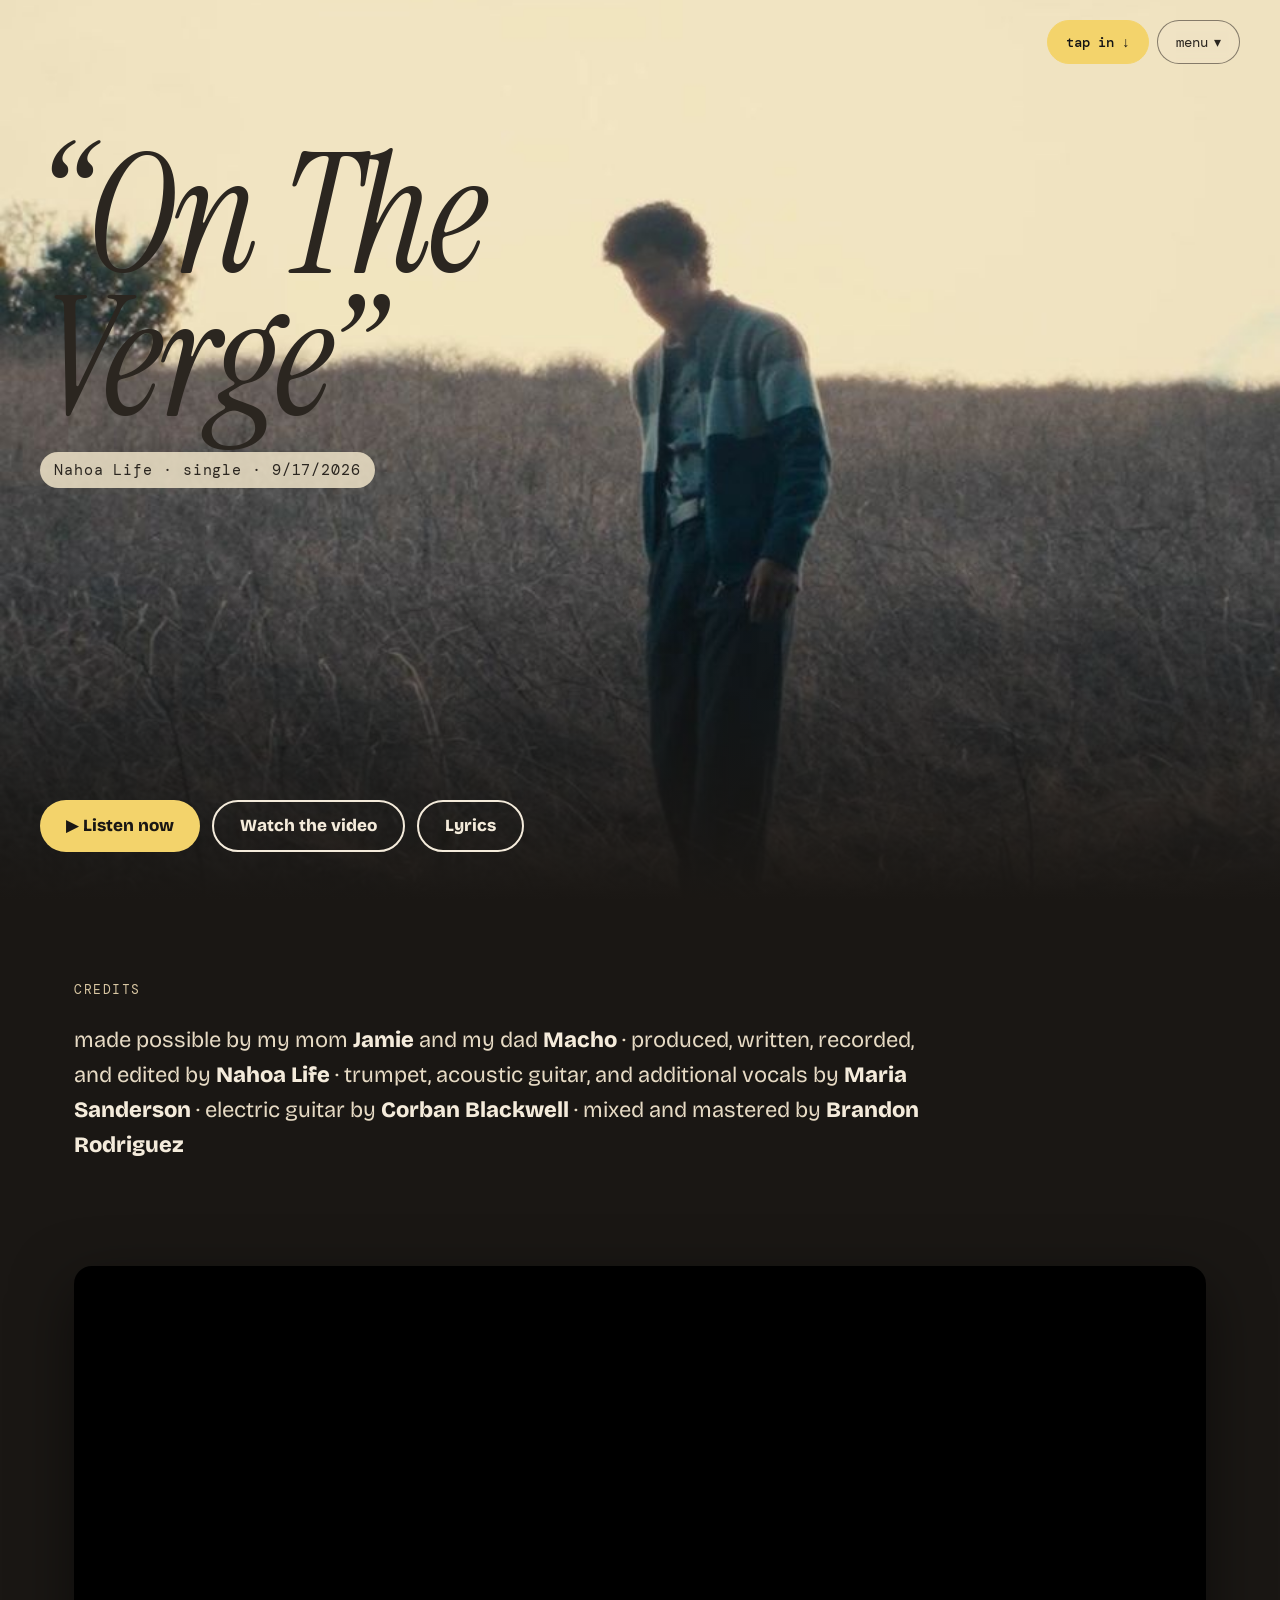
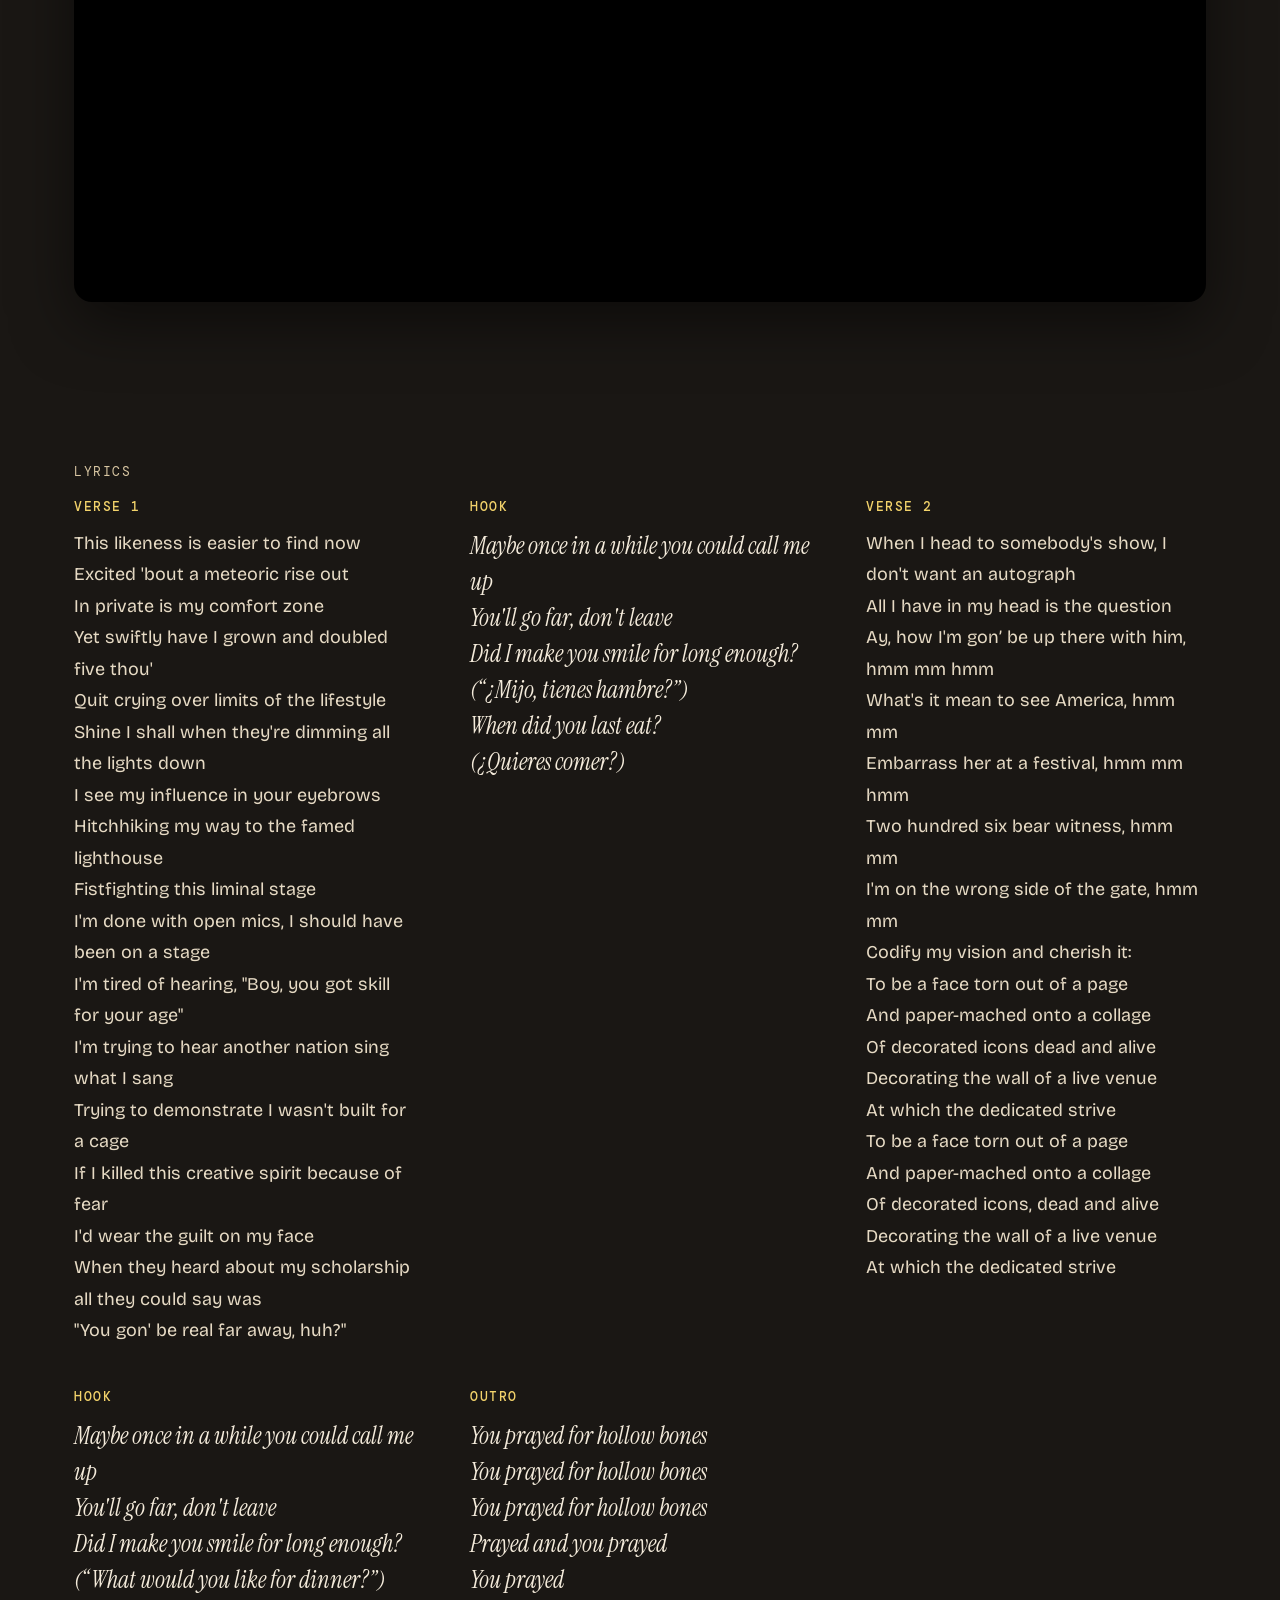
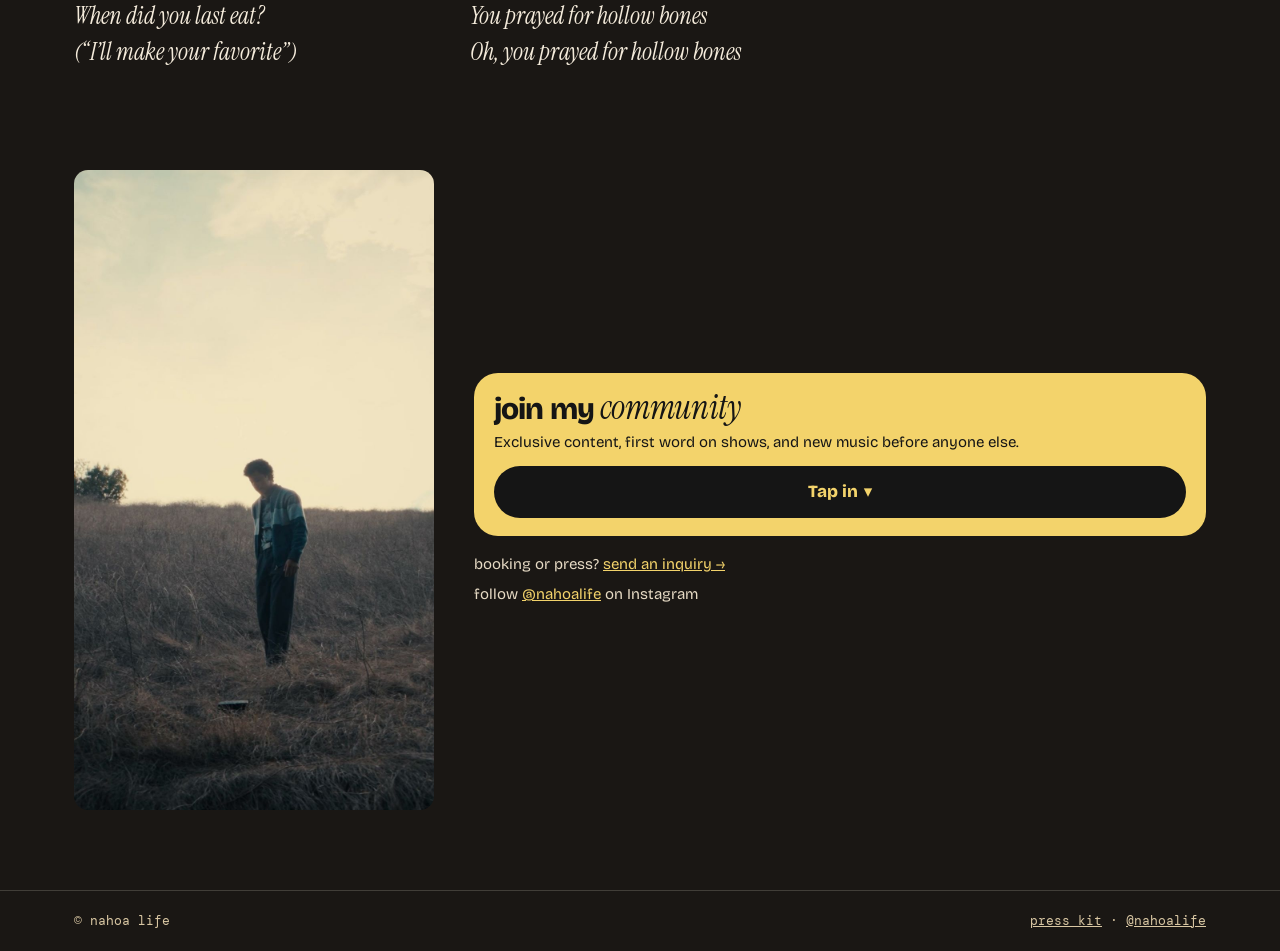
<file: ontheverge/index.html>
<!doctype html>
<html lang="en">
<head>
<meta charset="utf-8">
<meta name="viewport" content="width=device-width, initial-scale=1">
<title>On The Verge — Nahoa Life</title>
<meta name="description" content="“On The Verge,” the new single from Nahoa Life. Out now.">
<link rel="canonical" href="https://www.nahoalife.com/ontheverge/">
<meta property="og:title" content="On The Verge — Nahoa Life">
<meta property="og:description" content="The new single from Nahoa Life. Out now.">
<meta property="og:image" content="https://www.nahoalife.com/ontheverge/img/og.jpg">
<link rel="preconnect" href="https://fonts.googleapis.com">
<link href="https://fonts.googleapis.com/css2?family=Bricolage+Grotesque:opsz,wght@12..96,500;12..96,800&family=DM+Mono:wght@400;500&family=Instrument+Serif:ital@0;1&display=swap" rel="stylesheet">
<link rel="stylesheet" href="/assets/tapin.css">
<link rel="stylesheet" href="/assets/sitenav.css">
<style>
  :root { --sky:#EFE3C8; --dusk:#D9C7A3; --field:#2B2620; --soil:#1A1714; --ink:#F4EBDB; --butter:#F3D36B; --cherry:#C8322B; }
  * { box-sizing:border-box; }
  html { scroll-behavior:smooth; }
  body { margin:0; background:var(--soil); color:var(--ink); font-family:'Bricolage Grotesque', system-ui, sans-serif; font-size:18px; line-height:1.6; }
  a { color:var(--butter); }
  .mono { font-family:'DM Mono', ui-monospace, monospace; }
  .serif { font-family:'Instrument Serif', Georgia, serif; font-style:italic; font-weight:400; }
  .wrap { max-width:1180px; margin:0 auto; padding:0 24px; }

  /* top bar */
  .top { position:absolute; inset:0 0 auto 0; z-index:3; display:flex; justify-content:space-between; align-items:center; gap:14px; flex-wrap:wrap; padding:20px clamp(18px, 4vw, 40px); font-size:14px; }
  .top a.home { color:#2B2620; text-decoration:none; }

  /* hero: the field photo, sky on top, title in the sky */
  .hero { position:relative; min-height:100vh; min-height:100svh; background:var(--sky) url(img/field.jpg) center 60% / cover no-repeat; display:flex; flex-direction:column; justify-content:flex-start; }
  .hero::after { content:""; position:absolute; inset:auto 0 0 0; height:38%; background:linear-gradient(transparent, var(--soil)); }
  .hero-text { position:relative; z-index:2; padding:clamp(110px, 16vh, 170px) clamp(18px, 4vw, 40px) 0; color:#2B2620; }
  .hero h1 { margin:0; font-size:clamp(76px, 13vw, 190px); line-height:.86; letter-spacing:-.02em; }
  .hero .date { display:inline-block; margin-top:22px; padding:6px 14px; border-radius:999px; background:rgba(239,227,200,.85); font-size:15px; letter-spacing:.06em; }
  .cta { position:relative; z-index:2; margin-top:auto; padding:0 clamp(18px, 4vw, 40px) 48px; display:flex; flex-wrap:wrap; gap:12px; }
  .btn { display:inline-flex; align-items:center; gap:8px; min-height:52px; padding:0 26px; border-radius:999px; font-weight:800; font-size:17px; text-decoration:none; }
  .btn.solid { background:var(--butter); color:#1A1714; }
  .btn.ghost { border:2px solid var(--ink); color:var(--ink); }
  .btn:hover { filter:brightness(1.08); }

  section { padding:80px 0; }
  .split .join { margin-top:0; }
  @media (max-width:600px) { .hero-text { padding-top:170px; } }
  .alt { margin:16px 0 0; font-size:15px; color:#E6DAC4; }
  .credits { font-size:clamp(18px, 2vw, 22px); line-height:1.6; max-width:880px; color:#E6DAC4; }
  .credits b { color:var(--ink); font-weight:800; }
  .label { font-size:13px; letter-spacing:.12em; text-transform:uppercase; color:var(--dusk); margin:0 0 14px; }

  .video { position:relative; aspect-ratio:16/9; border-radius:18px; overflow:hidden; background:#000; box-shadow:0 20px 60px rgba(0,0,0,.5); }
  .video iframe { position:absolute; inset:0; width:100%; height:100%; border:0; }

  .lyrics { display:grid; grid-template-columns:repeat(auto-fit, minmax(300px, 1fr)); gap:40px 56px; }
  .lyrics h3 { margin:0 0 10px; font-size:13px; letter-spacing:.12em; text-transform:uppercase; color:var(--butter); font-family:'DM Mono', monospace; font-weight:500; }
  .lyrics p { margin:0; white-space:pre-line; font-size:18px; line-height:1.75; color:#E6DAC4; }
  .lyrics .hook p { font-family:'Instrument Serif', Georgia, serif; font-style:italic; font-size:24px; line-height:1.5; color:var(--ink); }

  .split { display:flex; flex-wrap:wrap; gap:40px; align-items:center; }
  .split > img { flex:0 1 360px; width:360px; max-width:100%; border-radius:14px; display:block; }
  .split > div { flex:1 1 380px; }


  /* listen popup */
  dialog.listen { border:0; padding:0; border-radius:24px; width:min(420px, calc(100vw - 32px)); background:#F4EBDB; color:#1A1714; box-shadow:0 30px 80px rgba(0,0,0,.6); }
  dialog.listen::backdrop { background:rgba(15,12,10,.7); backdrop-filter:blur(6px); -webkit-backdrop-filter:blur(6px); }
  .listen-head { display:flex; gap:16px; align-items:center; padding:20px 20px 12px; }
  .listen-head img { width:72px; height:72px; border-radius:12px; object-fit:cover; flex:0 0 72px; }
  .listen-head h2 { margin:0; font-family:'Instrument Serif', Georgia, serif; font-style:italic; font-weight:400; font-size:32px; line-height:1; }
  .listen-head p { margin:4px 0 0; font-size:13px; color:#5B5246; }
  .listen-close { margin-left:auto; align-self:flex-start; width:44px; height:44px; border-radius:50%; border:0; background:transparent; font-size:26px; line-height:1; cursor:pointer; color:#1A1714; }
  .platforms { list-style:none; margin:0; padding:8px 12px 18px; display:grid; gap:6px; max-height:calc(100vh - 170px); max-height:calc(100dvh - 170px); overflow-y:auto; }
  .platforms a { display:flex; align-items:center; gap:14px; min-height:56px; padding:0 16px; border-radius:14px; background:#fff; color:#1A1714; text-decoration:none; font-weight:800; font-size:17px; }
  .platforms a:hover { background:#1A1714; color:#F4EBDB; }
  .platforms .dot { width:28px; height:28px; border-radius:8px; flex:0 0 28px; display:flex; align-items:center; justify-content:center; color:#fff; font-size:13px; }
  .platforms .go { margin-left:auto; font-family:'DM Mono', monospace; font-weight:500; font-size:13px; opacity:.7; }
  footer { border-top:1px solid rgba(244,235,219,.18); }
  footer .wrap { padding-top:20px; padding-bottom:20px; display:flex; justify-content:space-between; flex-wrap:wrap; gap:12px; font-size:13px; color:var(--dusk); }
  footer a { color:var(--dusk); }
</style>
</head>
<body>

<header class="hero">
  <div class="top mono sn-ink">
    <div data-sitenav></div>
  </div>
  <div class="hero-text">
    <h1 class="serif">“On The<br>Verge”</h1>
    <div class="date mono">Nahoa Life · single · 9/17/2026</div>
  </div>
  <div class="cta">
    <a class="btn solid" id="listenBtn" href="https://distrokid.com/hyperfollow/nahoalife/on-the-verge" target="_blank" rel="noopener" aria-haspopup="dialog">▶ Listen now</a>
    <a class="btn ghost" href="#video">Watch the video</a>
    <a class="btn ghost" href="#lyrics">Lyrics</a>
  </div>
</header>

<section>
  <div class="wrap">
    <p class="label mono">credits</p>
    <p class="credits">made possible by my mom <b>Jamie</b> and my dad <b>Macho</b> · produced, written, recorded, and edited by <b>Nahoa Life</b> · trumpet, acoustic guitar, and additional vocals by <b>Maria Sanderson</b> · electric guitar by <b>Corban Blackwell</b> · mixed and mastered by <b>Brandon Rodriguez</b></p>
  </div>
</section>

<section id="video" style="padding-top:0">
  <div class="wrap">
    <div class="video">
      <iframe src="https://www.youtube-nocookie.com/embed/gnS0SjIQo30?rel=0&amp;playsinline=1" title="Nahoa Life — On The Verge (YouTube)" loading="lazy" allow="accelerometer; autoplay; clipboard-write; encrypted-media; gyroscope; picture-in-picture; web-share" referrerpolicy="strict-origin-when-cross-origin" allowfullscreen></iframe>
    </div>
  </div>
</section>

<section id="lyrics">
  <div class="wrap">
    <p class="label mono">lyrics</p>
    <div class="lyrics">
      <div>
        <h3>verse 1</h3>
        <p>This likeness is easier to find now
Excited 'bout a meteoric rise out
In private is my comfort zone
Yet swiftly have I grown and doubled five thou'
Quit crying over limits of the lifestyle
Shine I shall when they're dimming all the lights down
I see my influence in your eyebrows
Hitchhiking my way to the famed lighthouse
Fistfighting this liminal stage
I'm done with open mics, I should have been on a stage
I'm tired of hearing, "Boy, you got skill for your age"
I'm trying to hear another nation sing what I sang
Trying to demonstrate I wasn't built for a cage
If I killed this creative spirit because of fear
I'd wear the guilt on my face
When they heard about my scholarship all they could say was
"You gon' be real far away, huh?"</p>
      </div>
      <div class="hook">
        <h3>hook</h3>
        <p>Maybe once in a while you could call me up
You'll go far, don't leave
Did I make you smile for long enough?
(“¿Mijo, tienes hambre?”)
When did you last eat?
(¿Quieres comer?)</p>
      </div>
      <div>
        <h3>verse 2</h3>
        <p>When I head to somebody's show, I don't want an autograph
All I have in my head is the question
Ay, how I'm gon’ be up there with him, hmm mm hmm
What's it mean to see America, hmm mm
Embarrass her at a festival, hmm mm hmm
Two hundred six bear witness, hmm mm
I'm on the wrong side of the gate, hmm mm
Codify my vision and cherish it:
To be a face torn out of a page
And paper-mached onto a collage
Of decorated icons dead and alive
Decorating the wall of a live venue
At which the dedicated strive
To be a face torn out of a page
And paper-mached onto a collage
Of decorated icons, dead and alive
Decorating the wall of a live venue
At which the dedicated strive</p>
      </div>
      <div class="hook">
        <h3>hook</h3>
        <p>Maybe once in a while you could call me up
You'll go far, don't leave
Did I make you smile for long enough?
(“What would you like for dinner?”)
When did you last eat?
(“I’ll make your favorite”)</p>
      </div>
      <div class="hook">
        <h3>outro</h3>
        <p>You prayed for hollow bones
You prayed for hollow bones
You prayed for hollow bones
Prayed and you prayed
You prayed
You prayed for hollow bones
Oh, you prayed for hollow bones</p>
      </div>
    </div>
  </div>
</section>

<section style="padding-top:20px">
  <div class="wrap split">
    <img src="img/field-2.jpg" alt="Nahoa standing alone in a dry field at dusk" width="900" height="1600" style="height:auto" loading="lazy">
    <div>
      <div data-tapin></div>
      <p class="alt">booking or press? <a href="/epk/#contact">send an inquiry →</a></p>
      <p class="alt" style="margin-top:6px">follow <a href="https://www.instagram.com/nahoalife/" target="_blank" rel="noopener">@nahoalife</a> on Instagram</p>
    </div>
  </div>
</section>

<footer><div class="wrap mono"><span>© nahoa life</span><span><a href="/epk/">press kit</a> · <a href="https://www.instagram.com/nahoalife/" target="_blank" rel="noopener">@nahoalife</a></span></div></footer>

<dialog class="listen" id="listenDlg" aria-labelledby="listenTitle">
  <div class="listen-head">
    <img src="img/og.jpg" alt="">
    <div><h2 id="listenTitle">On The Verge</h2><p class="mono">Nahoa Life · choose your platform</p></div>
    <button class="listen-close" type="button" aria-label="Close">×</button>
  </div>
  <ul class="platforms">
    <li><a href="https://open.spotify.com/track/558cR2SF98LowcFjQOC6gV" target="_blank" rel="noopener"><span class="dot" style="background:#1DB954">♫</span>Spotify<span class="go">play ↗</span></a></li>
    <li><a href="https://music.apple.com/us/album/on-the-verge-single/6810458130?uo=4" target="_blank" rel="noopener"><span class="dot" style="background:#FA2D48">♫</span>Apple Music<span class="go">play ↗</span></a></li>
    <li><a href="https://music.youtube.com/playlist?list=OLAK5uy_mcz2JQt7TXmaTE6UBwxrM6uTlEKsxP-QQ" target="_blank" rel="noopener"><span class="dot" style="background:#FF0000">♫</span>YouTube Music<span class="go">play ↗</span></a></li>
    <li><a href="https://youtu.be/gnS0SjIQo30" target="_blank" rel="noopener"><span class="dot" style="background:#CC0000">▶</span>YouTube<span class="go">watch ↗</span></a></li>
    <li><a href="https://music.amazon.com/albums/B0HJB2KBJY?trackAsin=B0HJ9SBHTL" target="_blank" rel="noopener"><span class="dot" style="background:#25D1DA">♫</span>Amazon Music<span class="go">play ↗</span></a></li>
    <li><a href="https://listen.tidal.com/track/559884849" target="_blank" rel="noopener"><span class="dot" style="background:#000000">♫</span>TIDAL<span class="go">play ↗</span></a></li>
    <li><a href="https://www.deezer.com/album/1075167442" target="_blank" rel="noopener"><span class="dot" style="background:#A238FF">♫</span>Deezer<span class="go">play ↗</span></a></li>
    <li><a href="https://www.iheart.com/artist/nahoa-life-34281634/albums/on-the-verge-431442888/" target="_blank" rel="noopener"><span class="dot" style="background:#C6002B">♫</span>iHeartRadio<span class="go">play ↗</span></a></li>
    <li><a href="https://play.anghami.com/song/1300717886" target="_blank" rel="noopener"><span class="dot" style="background:#5B2BD9">♫</span>Anghami<span class="go">play ↗</span></a></li>
    <li><a href="https://music.apple.com/us/album/on-the-verge-single/6810458130?uo=4&amp;app=itunes" target="_blank" rel="noopener"><span class="dot" style="background:#B150E2">♫</span>iTunes<span class="go">buy ↗</span></a></li>
  </ul>
</dialog>
<script>
  (function () {
    const btn = document.getElementById('listenBtn'), dlg = document.getElementById('listenDlg');
    if (!dlg.showModal) return; // very old browsers: the button just opens the DistroKid page
    btn.addEventListener('click', (e) => { e.preventDefault(); dlg.showModal(); });
    dlg.querySelector('.listen-close').addEventListener('click', () => dlg.close());
    dlg.addEventListener('click', (e) => { if (e.target === dlg) dlg.close(); });
  })();
</script>
<script>/* email shown to people, hidden from address-scraping bots */ document.querySelectorAll("a.em").forEach(function (a) { var e = a.dataset.u + "@" + "gmail" + ".com"; a.href = "mailto:" + e; a.textContent = e; });</script>
<script src="/assets/sitenav.js" defer></script>
<script src="/assets/tapin.js" defer></script>
</body>
</html>
</file>
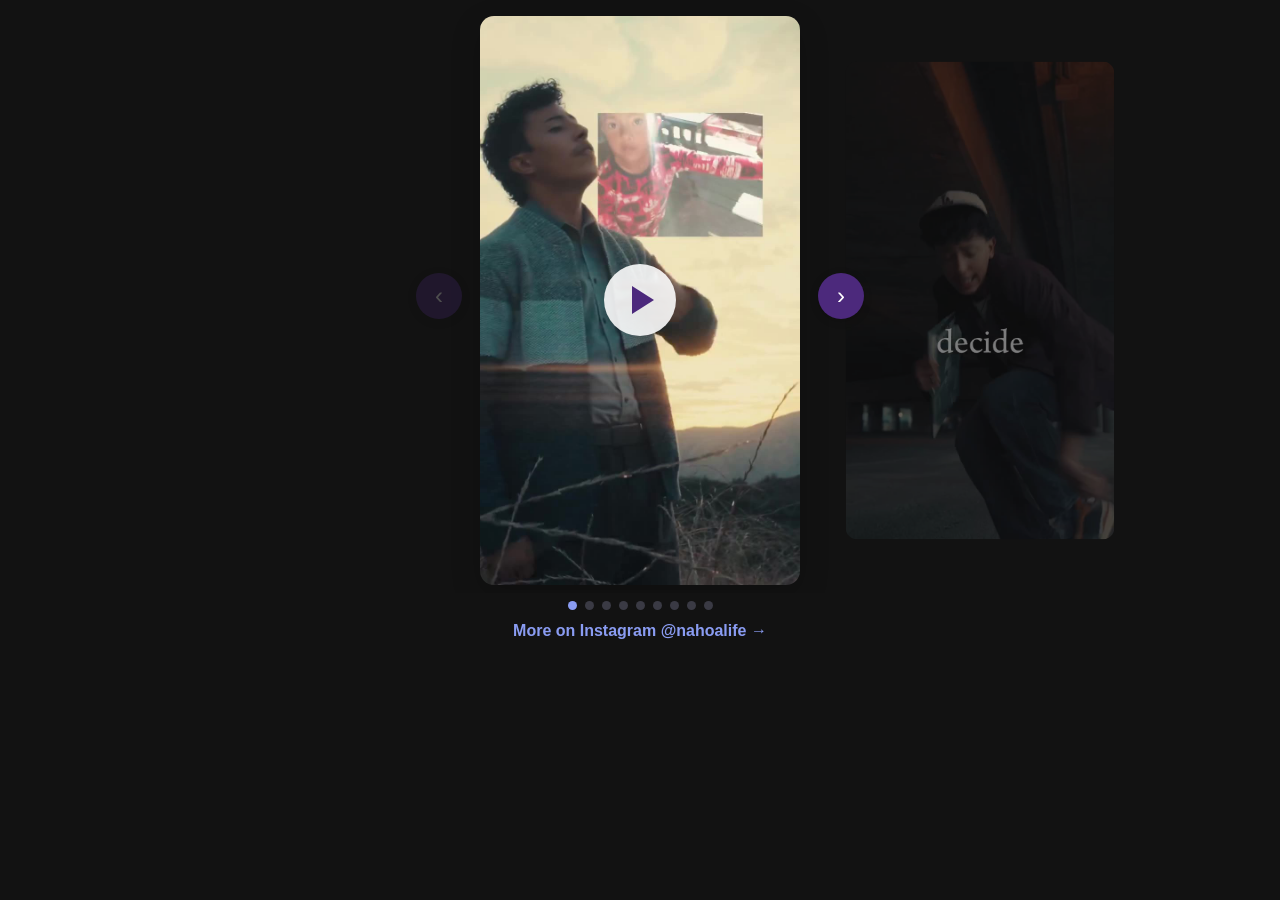
<file: reels/index.html>
<!doctype html>
<html lang="en">
<head>
<meta charset="utf-8">
<meta name="viewport" content="width=device-width, initial-scale=1">
<title>Nahoa Life — Videos</title>
<style>
  :root { --bg:#121212; --ink:#4C297C; --accent:#8A9CF2; --w:min(320px, 68vw); --gap:20px; }
  * { box-sizing:border-box; }
  html,body { margin:0; background:var(--bg); color:var(--ink);
    font-family:-apple-system, BlinkMacSystemFont, "Helvetica Neue", Arial, sans-serif; }
  .stage { position:relative; overflow:hidden; padding:16px 0 8px; }
  .track { display:flex; gap:var(--gap); align-items:center; transition:transform .45s ease; }
  .slide { position:relative; flex:0 0 var(--w); aspect-ratio:9/16; border-radius:14px; overflow:hidden;
    background:#111; transform:scale(.84); opacity:.45; transition:transform .45s ease, opacity .45s ease; }
  .slide.active { transform:scale(1); opacity:1; box-shadow:0 10px 30px rgba(0,0,0,.18); }
  .slide video { width:100%; height:100%; object-fit:contain; display:block; background:#111; }
  .shield { position:absolute; inset:0; z-index:3; cursor:pointer; }
  .slide.active .shield { display:none; }
  .play { position:absolute; inset:0; z-index:2; display:flex; align-items:center; justify-content:center;
    border:0; background:transparent; cursor:pointer; }
  .play span { width:72px; height:72px; border-radius:50%; background:rgba(255,255,255,.88);
    display:flex; align-items:center; justify-content:center; }
  .play span::before { content:""; margin-left:6px; border-left:22px solid var(--ink);
    border-top:14px solid transparent; border-bottom:14px solid transparent; }
  .slide.playing .play, .slide:not(.active) .play { display:none; }
  .nav { position:absolute; top:50%; transform:translateY(-50%); z-index:5; width:46px; height:46px;
    border-radius:50%; border:0; background:var(--ink); color:#fff; font-size:24px; line-height:1; cursor:pointer;
    display:flex; align-items:center; justify-content:center; box-shadow:0 2px 8px rgba(0,0,0,.18); }
  .prev { left:calc(50% - var(--w)/2 - 64px); }
  .next { right:calc(50% - var(--w)/2 - 64px); }
  .nav[disabled] { opacity:.25; cursor:default; }
  @media (max-width:520px){ .prev{ left:6px; } .next{ right:6px; } .nav{ width:40px; height:40px; } }
  .dots { display:flex; justify-content:center; flex-wrap:wrap; gap:8px; padding:8px 0 12px; }
  .dots button { width:9px; height:9px; border-radius:50%; border:0; padding:0; background:#3A3A44; cursor:pointer; }
  .dots button.on { background:var(--accent); }
  .more { display:block; text-align:center; color:var(--accent); font-weight:700; text-decoration:none; padding-bottom:16px; }
</style>
</head>
<body>
<div class="stage" id="stage">
  <button class="nav prev" aria-label="Previous video">‹</button>
  <div class="track" id="track"></div>
  <button class="nav next" aria-label="Next video">›</button>
</div>
<div class="dots" id="dots"></div>
<a class="more" href="https://www.instagram.com/nahoalife/" target="_blank" rel="noopener">More on Instagram @nahoalife →</a>

<script>
  // Order set by Rosario
  const VIDEOS = [
    '01-otv-promo', '02-nim-vertical', '03-friend-bridge-italy', '04-overthink-bridge',
    '05-ae6', '06-ae12-postprom', '07-ae15', '08-otv-first', '09-jesus-trump'
  ];
  const stage = document.getElementById('stage'), track = document.getElementById('track');
  const dots = document.getElementById('dots');
  const prev = document.querySelector('.prev'), next = document.querySelector('.next');
  let current = 0;

  const slides = VIDEOS.map((name, i) => {
    const s = document.createElement('div');
    s.className = 'slide';
    s.innerHTML = `<video playsinline preload="none" poster="media/${name}.jpg" src="media/${name}.mp4"></video>
      <button class="play" aria-label="Play video ${i + 1}"><span></span></button>
      <div class="shield" aria-hidden="true"></div>`;
    const v = s.querySelector('video');
    s.querySelector('.play').onclick = () => { v.controls = true; v.play(); };
    s.querySelector('.shield').onclick = () => go(i);
    v.addEventListener('play', () => s.classList.add('playing'));
    v.addEventListener('pause', () => s.classList.remove('playing'));
    v.addEventListener('ended', () => { s.classList.remove('playing'); v.controls = false; });
    track.appendChild(s);
    const d = document.createElement('button');
    d.setAttribute('aria-label', 'Video ' + (i + 1));
    d.onclick = () => go(i);
    dots.appendChild(d);
    return s;
  });

  function layout() {
    const gap = parseFloat(getComputedStyle(track).gap) || 20;
    const w = slides[0].offsetWidth;
    track.style.transform = `translateX(${stage.clientWidth / 2 - (current * (w + gap) + w / 2)}px)`;
    slides.forEach((s, i) => {
      s.classList.toggle('active', i === current);
      s.style.visibility = Math.abs(i - current) > 1 ? 'hidden' : 'visible';
      // only load what's on screen
      if (Math.abs(i - current) <= 1) s.querySelector('video').preload = 'metadata';
    });
    [...dots.children].forEach((d, i) => d.classList.toggle('on', i === current));
    prev.disabled = current === 0;
    next.disabled = current === slides.length - 1;
  }

  function go(i) {
    if (i < 0 || i >= slides.length || i === current) return;
    const v = slides[current].querySelector('video');
    v.pause(); v.controls = false;
    current = i;
    layout();
  }

  prev.onclick = () => go(current - 1);
  next.onclick = () => go(current + 1);
  document.addEventListener('keydown', e => {
    if (e.key === 'ArrowRight') go(current + 1);
    if (e.key === 'ArrowLeft') go(current - 1);
  });
  let x0 = null;
  stage.addEventListener('touchstart', e => { x0 = e.touches[0].clientX; }, { passive: true });
  stage.addEventListener('touchend', e => {
    if (x0 === null) return;
    const dx = e.changedTouches[0].clientX - x0;
    if (Math.abs(dx) > 40) go(current + (dx < 0 ? 1 : -1));
    x0 = null;
  });
  window.addEventListener('resize', layout);
  layout();
</script>
</body>
</html>
</file>
<file: assets/sitenav.css>
/* Universal site menu (see assets/sitenav.js). Default = for dark backgrounds.
   Add class "sn-ink" to the parent (or data-sitenav's container) for light backgrounds. */
.sitenav { margin-left:auto; display:flex; align-items:center; gap:8px; font-family:'DM Mono', ui-monospace, monospace; font-size:14px; line-height:1; --sn-fg:#F1ECE2; --sn-bd:rgba(241,236,226,.55); --sn-bg:rgba(20,15,11,.3); }
.sn-ink .sitenav, .sitenav.sn-ink { --sn-fg:#2B2620; --sn-bd:rgba(43,38,32,.55); --sn-bg:rgba(239,227,200,.45); }
.sitenav .sn-pill { display:inline-flex; align-items:center; gap:6px; min-height:44px; padding:0 18px; border-radius:999px; border:1.5px solid var(--sn-bd); background:var(--sn-bg); color:var(--sn-fg); font:inherit; text-decoration:none; cursor:pointer; backdrop-filter:blur(6px); -webkit-backdrop-filter:blur(6px); white-space:nowrap; text-transform:none; letter-spacing:0; font-weight:400; }
.sitenav .sn-pill:hover, .sitenav .sn-btn[aria-expanded="true"] { background:var(--sn-fg); color:#151515; border-color:var(--sn-fg); }
.sn-ink .sitenav .sn-pill:hover, .sn-ink .sitenav .sn-btn[aria-expanded="true"], .sitenav.sn-ink .sn-pill:hover { color:#EFE3C8; }
.sitenav .sn-tapin, .sitenav .sn-tapin:hover { background:#F3D36B; border-color:#F3D36B; color:#151515; font-weight:500; }
.sitenav .sn-tapin:hover { filter:brightness(1.06); }
.sitenav .sn-chev { display:inline-block; transition:transform .2s; }
.sitenav .sn-btn[aria-expanded="true"] .sn-chev { transform:rotate(180deg); }
.sitenav .sn-drop { position:relative; }
.sitenav .sn-list { position:absolute; right:0; top:calc(100% + 8px); z-index:1000; min-width:240px; padding:8px; border-radius:18px; background:#F4EBDB; box-shadow:0 20px 50px rgba(0,0,0,.45); display:grid; gap:2px; }
.sitenav .sn-list.sn-left { right:auto; left:0; }
.sitenav .sn-list[hidden] { display:none; }
.sitenav .sn-item { display:flex; align-items:center; justify-content:space-between; gap:12px; min-height:46px; padding:0 14px; border-radius:12px; color:#1A1714; text-decoration:none; font-family:'Bricolage Grotesque', system-ui, sans-serif; font-weight:800; font-size:17px; letter-spacing:-.01em; text-transform:none; white-space:nowrap; border:0; background:none; }
.sitenav .sn-item:hover, .sitenav .sn-item:focus-visible { background:#1A1714; color:#F4EBDB; outline:none; }
.sitenav .sn-item span { font-family:'DM Mono', monospace; font-weight:400; font-size:11px; opacity:.6; }
.sitenav .sn-cur { background:rgba(26,23,20,.07); }
</file>
<file: assets/tapin.css>
/* Shared "Tap In" community sign-up card — used on /music and every song page.
   Self-contained: no page variables needed. Mount with <div data-tapin></div> + assets/tapin.js */
.join { scroll-margin-top:16px; margin-top:34px; padding:18px 20px; border-radius:24px; background:#F3D36B; color:#151515; font-family:'Bricolage Grotesque', system-ui, sans-serif; font-size:17px; line-height:1.5; text-align:left; }
.join h2 { margin:0; font-family:'Bricolage Grotesque', sans-serif; font-weight:800; font-size:30px; line-height:1; letter-spacing:-.03em; text-transform:none; color:#151515; }
.join h2 .serif { font-family:'Instrument Serif', Georgia, serif; font-style:italic; font-weight:400; font-size:34px; letter-spacing:-.01em; }
.join .lede { margin:6px 0 0; font-size:15px; color:#151515; }
.join .btn { display:inline-flex; align-items:center; justify-content:center; gap:6px; padding:0 18px; border-radius:999px; font-weight:800; text-decoration:none; border:0; cursor:pointer; font-family:inherit; }
.join .submit { width:100%; margin-top:14px; min-height:52px; background:#151515; color:#F3D36B; font-size:17px; }
.join .submit:disabled { opacity:.6; }
.join .toggle { margin-top:12px; }
.join .toggle .chev { display:inline-block; transition:transform .2s; }
.join .toggle[aria-expanded="true"] .chev { transform:rotate(180deg); }
.join form { margin-top:14px; }
.join form[hidden], .join[hidden] { display:none; }
.join .grid { display:grid; grid-template-columns:1fr 1fr; gap:10px; }
.join .full { grid-column:1 / -1; }
.join label { display:block; font-family:'DM Mono', monospace; font-size:12px; margin-bottom:4px; color:#151515; text-transform:none; letter-spacing:0; }
.join input[type=text], .join input[type=tel], .join input[type=email] { width:100%; min-height:48px; padding:0 14px; border-radius:12px; border:1.5px solid rgba(21,21,21,.25); background:#FFFBEF; color:#151515; font:inherit; font-size:16px; }
.join input:focus { outline:2px solid #2341C9; outline-offset:1px; border-color:#2341C9; }
.join .consent { display:flex; gap:10px; align-items:flex-start; margin:14px 0 0; font-family:inherit; font-size:12px; line-height:1.45; }
.join .consent input { width:22px; height:22px; flex:0 0 22px; margin:1px 0 0; accent-color:#2341C9; }
.join .msg { margin:10px 0 0; font-size:14px; font-weight:800; min-height:1px; }
.join .msg.err { color:#C8322B; }
.join .hp { position:absolute; left:-9999px; width:1px; height:1px; overflow:hidden; }
.join .done { text-align:center; padding:18px 0 6px; }
.join .done p { margin:6px 0 0; }
@media (max-width:420px) { .join .grid { grid-template-columns:1fr; } }
</file>
